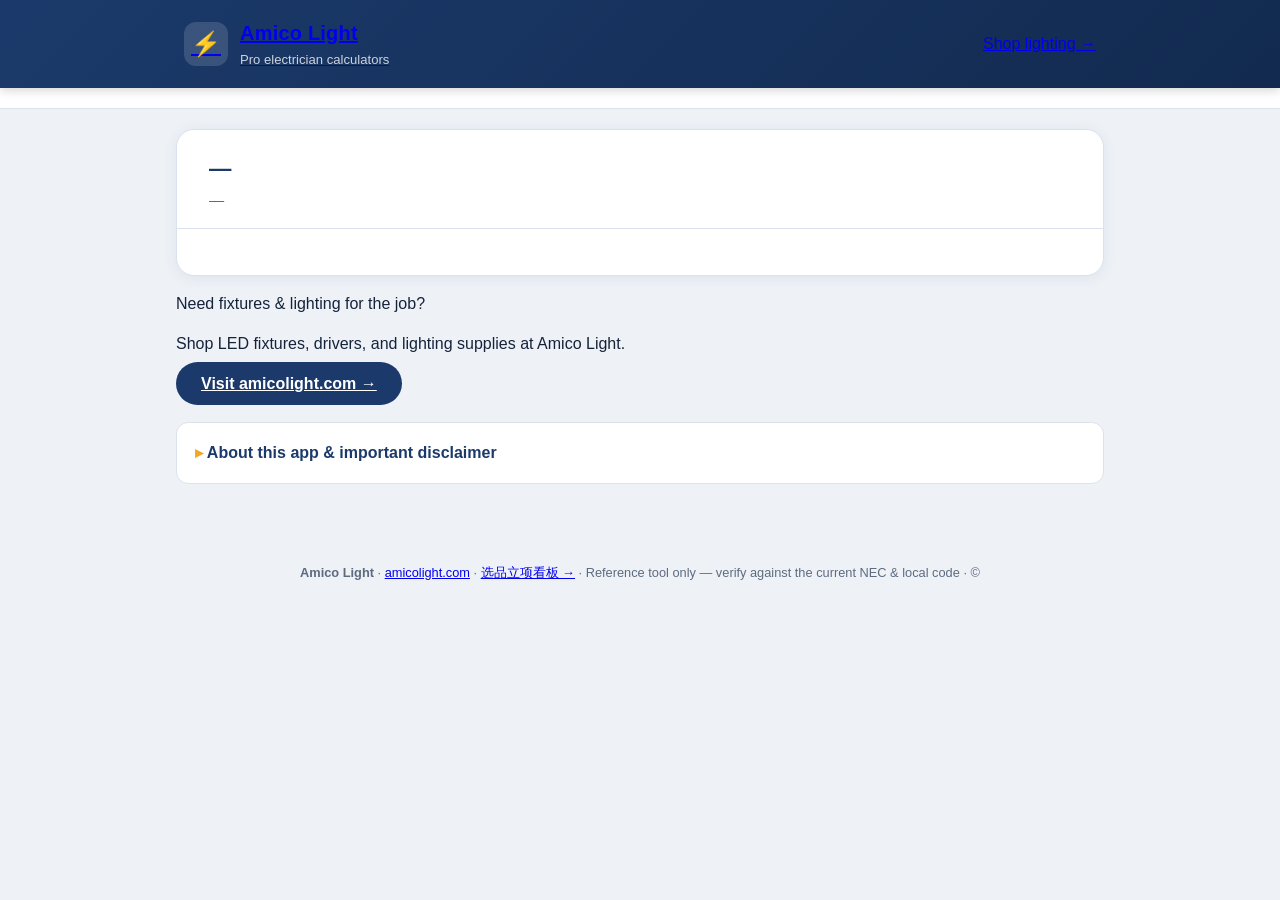
<file: index.html>
<!doctype html>
<html lang="en">
<head>
  <meta charset="utf-8">
  <meta name="viewport" content="width=device-width, initial-scale=1, maximum-scale=5">
  <meta name="theme-color" content="#faf7f0">
  <title>Amico Light — Electrician Calculators &amp; Tools</title>
  <meta name="description" content="Free field calculators for electricians — voltage drop, conductor ampacity, box & conduit fill, motor FLC, lighting load, and transformer sizing, referenced to the NEC. Brought to you by Amico Light (amicolight.com).">
  <link rel="icon" href="data:image/svg+xml,<svg xmlns=%22http://www.w3.org/2000/svg%22 viewBox=%220 0 100 100%22><rect width=%22100%22 height=%22100%22 rx=%2220%22 fill=%22%23a4760f%22/><text x=%2250%22 y=%2270%22 font-size=%2266%22 text-anchor=%22middle%22 fill=%22%23ffffff%22>%E2%9A%A1</text></svg>">
  <link rel="stylesheet" href="css/styles.css">
</head>
<body>
  <header class="app-header">
    <div class="app-header-inner">
      <a class="brand" href="https://amicolight.com/" target="_blank" rel="noopener" aria-label="Amico Light — visit our store">
        <span class="brand-mark" aria-hidden="true">⚡</span>
        <div>
          <p class="brand-name">Amico Light</p>
          <p class="brand-tagline">Pro electrician calculators</p>
        </div>
      </a>
      <a class="header-cta" href="https://amicolight.com/" target="_blank" rel="noopener">Shop lighting&nbsp;→</a>
    </div>
  </header>

  <nav class="calc-nav" id="calc-nav" aria-label="Calculators"></nav>

  <main class="app-main">
    <div class="calc-card">
      <div class="calc-card-header">
        <h1 id="calc-title">—</h1>
        <p id="calc-subtitle" class="calc-subtitle">—</p>
      </div>
      <div class="calc-card-body" id="calc-panel"></div>
    </div>

    <aside class="store-cta">
      <div class="store-cta-text">
        <p class="store-cta-title">Need fixtures &amp; lighting for the job?</p>
        <p class="store-cta-sub">Shop LED fixtures, drivers, and lighting supplies at Amico Light.</p>
      </div>
      <a class="btn btn-primary store-cta-btn" href="https://amicolight.com/" target="_blank" rel="noopener">Visit amicolight.com&nbsp;→</a>
    </aside>

    <details class="disclaimer">
      <summary>About this app &amp; important disclaimer</summary>
      <div class="disclaimer-body">
        <p>
          <strong>Amico Light Tools</strong> is a quick-reference field tool for common electrical
          calculations used in U.S. residential and commercial work. It is built around
          formulas and reference figures that are widely published and taught throughout the
          trade — including values commonly associated with the National Electrical Code
          (NEC / NFPA 70), such as Table 310.16 ampacities, Chapter 9 conduit/conductor fill
          tables, 314.16(B) box-fill allowances, and Article 430 motor tables.
        </p>
        <p>
          <strong>Amico Light Tools is a reference and estimating aid — not a substitute for
          the current code book, engineering judgment, or a licensed electrician.</strong>
          The NEC is updated on a three-year cycle (e.g., 2017, 2020, 2023…), and the
          version actually in force — along with any state or local amendments — depends on
          what your Authority Having Jurisdiction (AHJ) has adopted. Always verify
          calculations and sizing decisions against the official, currently adopted code
          and any local amendments before relying on them for installations, designs,
          permits, or inspections.
        </p>
        <p>
          Spotted a value that looks off, or have a calculator you'd like added? Treat the
          results here as a starting point for your own verification, not a final answer.
        </p>
      </div>
    </details>
  </main>

  <footer class="app-footer">
    <p>
      <strong>Amico Light</strong> · <a class="footer-link" href="https://amicolight.com/" target="_blank" rel="noopener">amicolight.com</a>
      · <a class="footer-link" href="selection-board/">选品立项看板 →</a>
      · Reference tool only — verify against the current NEC &amp; local code · © <span id="year"></span>
    </p>
  </footer>

  <script type="module" src="js/main.js"></script>
</body>
</html>
</file>
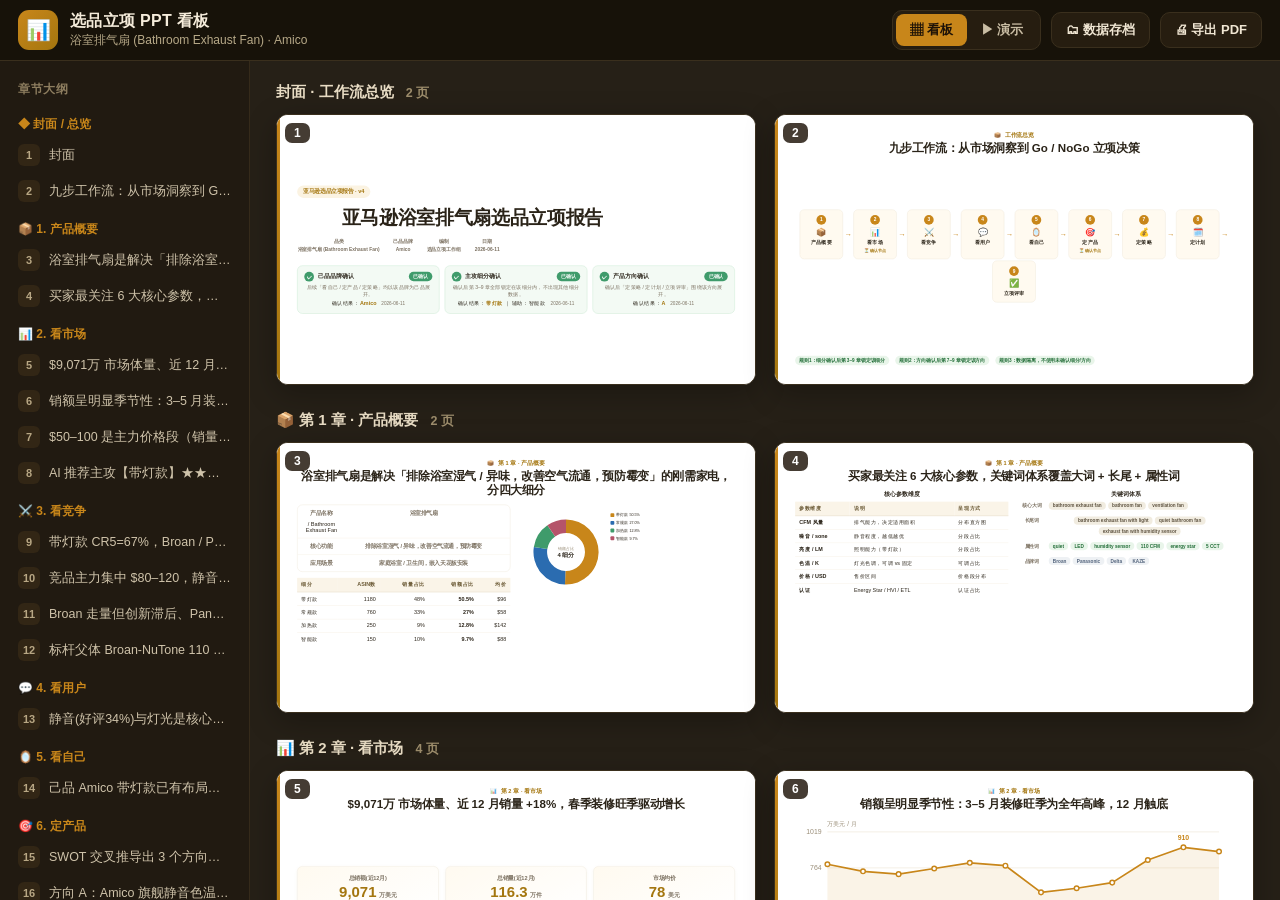
<file: selection-board/index.html>
<!doctype html>
<html lang="zh-CN">
<head>
  <meta charset="utf-8">
  <meta name="viewport" content="width=device-width, initial-scale=1">
  <meta name="theme-color" content="#1c1812">
  <title>选品立项 PPT 看板 · Amico</title>
  <meta name="description" content="亚马逊选品立项可视化 PPT 看板 — 9 章工作流、数据图表、决策门与本地数据存档。">
  <link rel="icon" href="data:image/svg+xml,<svg xmlns=%22http://www.w3.org/2000/svg%22 viewBox=%220 0 100 100%22><rect width=%22100%22 height=%22100%22 rx=%2220%22 fill=%22%23c8861a%22/><text x=%2250%22 y=%2272%22 font-size=%2262%22 text-anchor=%22middle%22 fill=%22%23fff%22>📊</text></svg>">
  <link rel="stylesheet" href="css/board.css">
</head>
<body>
  <header class="tb">
    <div class="tb-brand">
      <span class="tb-mark">📊</span>
      <div>
        <p class="tb-title">选品立项 PPT 看板</p>
        <p class="tb-sub" id="tbSub">亚马逊选品立项 · Amico</p>
      </div>
    </div>
    <div class="tb-actions">
      <div class="seg" role="tablist">
        <button class="seg-btn is-on" data-view="board" role="tab">▦ 看板</button>
        <button class="seg-btn" data-view="deck" role="tab">▶ 演示</button>
      </div>
      <button class="tb-btn" data-act="archive">🗂 数据存档</button>
      <button class="tb-btn" data-act="print">🖨 导出 PDF</button>
    </div>
  </header>

  <div class="layout">
    <aside class="side" id="side" aria-label="章节导航"></aside>
    <main class="stage" id="stage"></main>
  </div>

  <!-- 数据存档抽屉 -->
  <div class="mask" id="mask" hidden></div>
  <aside class="drawer" id="drawer" hidden aria-label="数据存档">
    <div class="drawer-head">
      <h3>🗂 数据存档</h3>
      <button class="icon-btn" data-act="close-drawer" aria-label="关闭">✕</button>
    </div>
    <div class="drawer-body">
      <section class="dw-sec">
        <h4>保存当前为存档</h4>
        <input id="snapName" class="dw-input" placeholder="存档名称，如「评审稿 v1」">
        <input id="snapNote" class="dw-input" placeholder="备注（可选）">
        <button class="btn-primary" data-act="save-snap">＋ 保存快照</button>
        <p class="dw-hint">当前数据已自动缓存在本浏览器；快照可随时一键恢复。</p>
      </section>

      <section class="dw-sec">
        <h4>历史存档 <span class="dw-count" id="arCount">0</span></h4>
        <div id="arList" class="ar-list"></div>
      </section>

      <section class="dw-sec">
        <h4>导入 / 导出</h4>
        <div class="dw-grid">
          <button class="btn-ghost" data-act="export-current">⬇ 导出当前报告</button>
          <button class="btn-ghost" data-act="export-bundle">⬇ 导出整包(含存档)</button>
          <button class="btn-ghost" data-act="import">⬆ 导入 JSON</button>
          <button class="btn-ghost danger" data-act="reset">↺ 恢复默认数据</button>
        </div>
      </section>
    </div>
  </aside>

  <input type="file" id="fileInput" accept="application/json,.json" hidden>
  <div class="toast" id="toast" hidden></div>
  <div class="print-root" id="printRoot" aria-hidden="true"></div>

  <script type="module" src="js/main.js"></script>
</body>
</html>
</file>
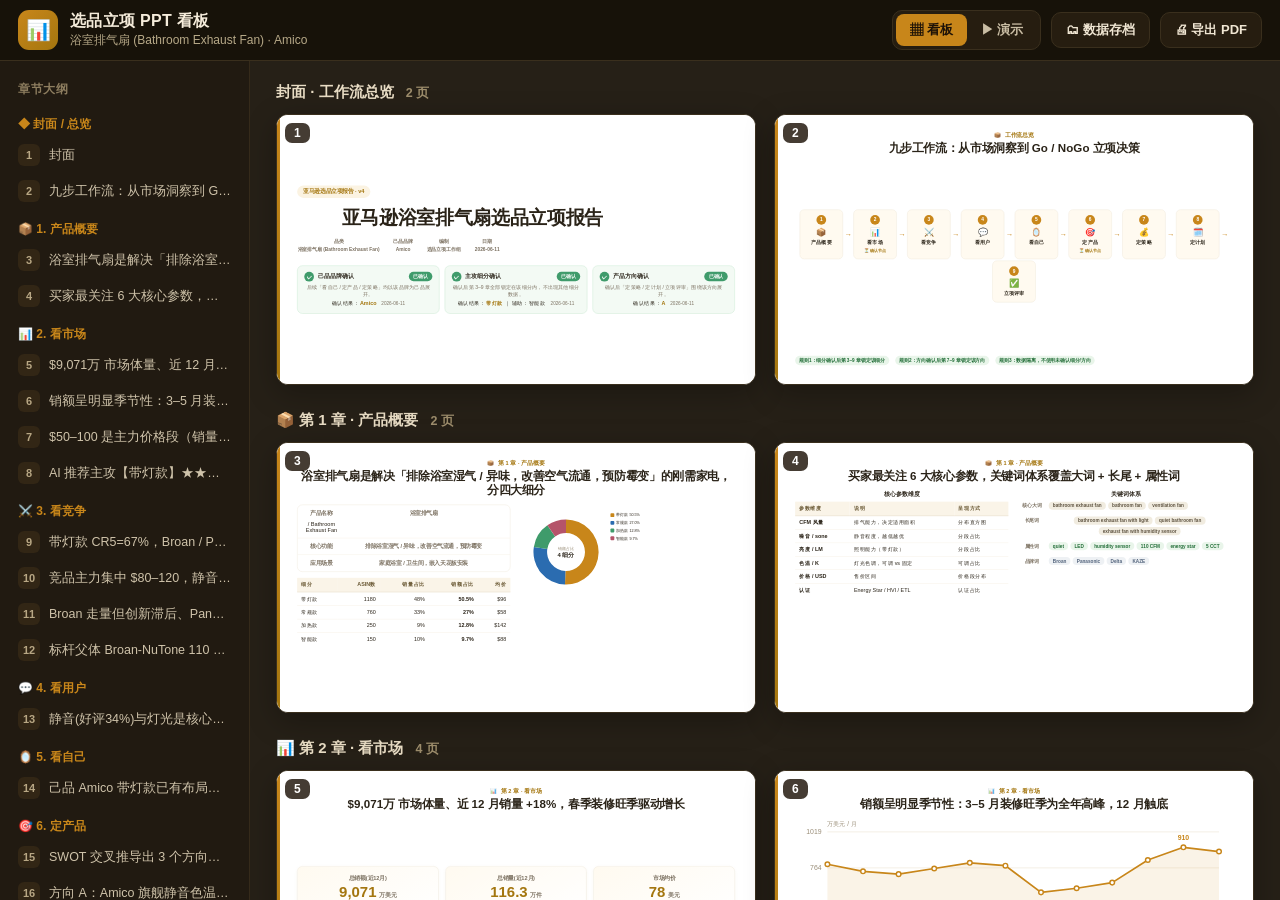
<file: selection-board/standalone.html>
<!doctype html>
<html lang="zh-CN">
<head>
  <meta charset="utf-8">
  <meta name="viewport" content="width=device-width, initial-scale=1">
  <meta name="theme-color" content="#1c1812">
  <title>选品立项 PPT 看板（单文件版）· Amico</title>
  <meta name="description" content="亚马逊选品立项可视化 PPT 看板 — 9 章工作流、数据图表、决策门与本地数据存档。">
  <link rel="icon" href="data:image/svg+xml,<svg xmlns=%22http://www.w3.org/2000/svg%22 viewBox=%220 0 100 100%22><rect width=%22100%22 height=%22100%22 rx=%2220%22 fill=%22%23c8861a%22/><text x=%2250%22 y=%2272%22 font-size=%2262%22 text-anchor=%22middle%22 fill=%22%23fff%22>📊</text></svg>">
  <style>
/* board.css — 选品立项 PPT 看板主题 */
:root {
  --bg: #1d1810;
  --stage: #262017;
  --panel: #ffffff;
  --ink: #2a2318;
  --muted: #7b7060;
  --line: #ece3d3;
  --line-2: #f3ecdf;
  --gold: #c8861a;
  --gold-strong: #a4760f;
  --gold-soft: #fbf3e2;
  --blue: #2b6cb0;
  --green: #3f9b6b;
  --red: #b5546a;
  --good-bg: #e9f5ea; --good-ink: #1e6b34;
  --bad-bg: #fdeaea; --bad-ink: #a32424;
  --warn-bg: #fff4e0; --warn-ink: #8a5a00;
  --radius: 14px;
  --shadow: 0 8px 30px rgba(0, 0, 0, .28);
}
* { box-sizing: border-box; }
[hidden] { display: none !important; }
html, body { height: 100%; }
body {
  margin: 0; background: var(--bg); color: var(--ink);
  font-family: -apple-system, BlinkMacSystemFont, "Segoe UI", "PingFang SC", "Microsoft YaHei", Roboto, Arial, sans-serif;
  display: flex; flex-direction: column; overflow: hidden;
  -webkit-font-smoothing: antialiased;
}

/* ───────── 顶栏 ───────── */
.tb {
  display: flex; align-items: center; justify-content: space-between; gap: 14px;
  padding: 10px 18px; background: #171209; color: #f5ecdb;
  border-bottom: 1px solid #3a2f1d; flex-wrap: wrap;
}
.tb-brand { display: flex; align-items: center; gap: 12px; }
.tb-mark {
  width: 40px; height: 40px; border-radius: 11px; display: grid; place-items: center;
  background: linear-gradient(135deg, var(--gold), var(--gold-strong)); font-size: 20px;
}
.tb-title { margin: 0; font-size: 16px; font-weight: 800; letter-spacing: .3px; }
.tb-sub { margin: 0; font-size: 12px; color: #b7a988; }
.tb-actions { display: flex; align-items: center; gap: 10px; flex-wrap: wrap; }
.seg { display: inline-flex; background: #261d10; border: 1px solid #3a2f1d; border-radius: 10px; padding: 3px; }
.seg-btn {
  border: 0; background: transparent; color: #c9bda4; font-size: 13px; font-weight: 600;
  padding: 7px 14px; border-radius: 8px; cursor: pointer;
}
.seg-btn.is-on { background: var(--gold); color: #1d1207; }
.tb-btn {
  border: 1px solid #3a2f1d; background: #261d10; color: #f0e6d3; font-size: 13px; font-weight: 600;
  padding: 8px 14px; border-radius: 10px; cursor: pointer; transition: .15s;
}
.tb-btn:hover { background: #322615; border-color: var(--gold); }

/* ───────── 布局 ───────── */
.layout { flex: 1; min-height: 0; display: flex; }
.side {
  width: 250px; flex-shrink: 0; background: #211a11; border-right: 1px solid #352a1a;
  overflow-y: auto; padding: 10px 8px 30px; color: #d8ccb4;
}
.side-head { font-size: 12px; font-weight: 700; color: #8d7d5f; padding: 10px 10px 6px; letter-spacing: .5px; }
.side-ch { font-size: 12px; font-weight: 700; color: var(--gold); padding: 12px 10px 4px; }
.side-item {
  width: 100%; display: flex; gap: 9px; align-items: center; text-align: left;
  background: transparent; border: 0; color: #cfc3aa; padding: 7px 10px; border-radius: 8px; cursor: pointer; font-size: 12.5px;
}
.side-item:hover { background: #2c2214; }
.side-item.is-cur { background: var(--gold-soft); color: #5a3e08; font-weight: 600; }
.side-no { flex-shrink: 0; width: 22px; height: 22px; border-radius: 6px; background: #322615; color: #b8a784; display: grid; place-items: center; font-size: 11px; font-weight: 700; }
.side-item.is-cur .side-no { background: var(--gold); color: #fff; }
.side-t { overflow: hidden; text-overflow: ellipsis; white-space: nowrap; }

.stage { flex: 1; min-width: 0; overflow-y: auto; background: var(--stage); }

/* ───────── 幻灯片画布（固定 1280×720，JS 缩放） ───────── */
.slide-frame { width: 100%; overflow: hidden; }
.slide-canvas {
  width: 1280px; height: 720px; transform-origin: top left; background: var(--panel);
  padding: 44px 54px; position: relative; color: var(--ink);
  display: flex; flex-direction: column;
}
.slide-canvas::after {
  content: ""; position: absolute; left: 0; top: 0; width: 8px; height: 100%;
  background: linear-gradient(var(--gold), var(--gold-strong));
}

/* 幻灯片头部 */
.slide-head { margin-bottom: 18px; }
.slide-kicker { font-size: 15px; font-weight: 700; color: var(--gold-strong); letter-spacing: .5px; }
.kdot { margin-right: 4px; }
.action-title { margin: 6px 0 0; font-size: 31px; line-height: 1.25; font-weight: 800; letter-spacing: .2px; }
.slide-sub { margin: 8px 0 0; font-size: 16px; color: var(--muted); }
.blk-title { margin: 0 0 10px; font-size: 16px; font-weight: 700; }
.blk-title.good { color: var(--good-ink); } .blk-title.bad { color: var(--bad-ink); }

/* 多列 */
.two-col { display: grid; grid-template-columns: 1fr 1fr; gap: 30px; align-items: start; flex: 1; }
.three-col { display: grid; grid-template-columns: 1.1fr .8fr 1fr; gap: 24px; align-items: start; flex: 1; }
.center-col { display: flex; flex-direction: column; align-items: center; justify-content: center; gap: 10px; }

/* KPI 卡片 */
.kpi-grid { display: grid; grid-template-columns: repeat(3, 1fr); gap: 18px; flex: 1; align-content: center; }
.kpi-card {
  background: linear-gradient(150deg, #fffaf0, #fff); border: 1px solid var(--line);
  border-radius: var(--radius); padding: 22px 24px; box-shadow: 0 2px 10px rgba(164,118,15,.06);
}
.kpi-label { font-size: 15px; color: var(--muted); font-weight: 600; }
.kpi-value { font-size: 40px; font-weight: 800; color: var(--gold-strong); margin-top: 6px; line-height: 1; }
.kpi-unit { font-size: 16px; color: var(--muted); margin-left: 6px; font-weight: 600; }
.kpi-sub { font-size: 13.5px; color: var(--muted); margin-top: 8px; }

/* 表格 */
.data-table { width: 100%; border-collapse: collapse; font-size: 14.5px; }
.data-table.compact { font-size: 12.8px; }
.data-table th { background: #faf4e8; color: #6b5a36; font-weight: 700; text-align: left; padding: 9px 11px; border-bottom: 2px solid var(--line); white-space: nowrap; }
.data-table td { padding: 8px 11px; border-bottom: 1px solid var(--line-2); }
.data-table.compact td, .data-table.compact th { padding: 6px 9px; }
.data-table tr:last-child td { border-bottom: 0; }
.up { color: var(--green); font-weight: 700; }
.stars { color: var(--gold); letter-spacing: 1px; }

/* 热力矩阵 */
.heat-table td.ht-cell { text-align: center; font-weight: 700; font-size: 13.5px; border: 1px solid #fff; }
.heat-table td.ht-brand { font-weight: 700; white-space: nowrap; }

/* 定义卡片 */
.def-card { border: 1px solid var(--line); border-radius: var(--radius); overflow: hidden; margin-bottom: 16px; }
.def-row { display: grid; grid-template-columns: 96px 1fr; gap: 10px; padding: 12px 16px; font-size: 15px; border-bottom: 1px solid var(--line-2); }
.def-row:last-child { border-bottom: 0; }
.def-row span { color: var(--muted); font-weight: 600; }

/* chips / 关键词 */
.chip { display: inline-block; padding: 4px 11px; border-radius: 999px; background: #f1ece0; color: #5e5340; font-size: 12.5px; font-weight: 600; margin: 0 6px 6px 0; }
.chip.good { background: var(--good-bg); color: var(--good-ink); }
.chip.muted { background: #eef1f4; color: #50617a; }
.kw-block { display: flex; gap: 12px; align-items: baseline; margin-bottom: 12px; }
.kw-tag { flex-shrink: 0; width: 66px; font-size: 13px; color: var(--muted); font-weight: 700; }

/* 决策门 */
.gate { border-radius: var(--radius); padding: 16px 18px; border: 1.5px solid; margin-top: 6px; }
.gate-ok { background: #f3faf4; border-color: #bfe3c8; }
.gate-wait { background: #fff7e8; border-color: #f0d9a8; }
.gate-top { display: flex; align-items: center; gap: 10px; }
.gate-icon { width: 26px; height: 26px; border-radius: 50%; display: grid; place-items: center; color: #fff; font-size: 14px; }
.gate-ok .gate-icon { background: var(--green); }
.gate-wait .gate-icon { background: var(--gold); }
.gate-title { font-weight: 800; font-size: 16px; }
.gate-pill { margin-left: auto; font-size: 12.5px; font-weight: 700; padding: 4px 12px; border-radius: 999px; cursor: pointer; }
.gate-ok .gate-pill { background: var(--green); color: #fff; }
.gate-wait .gate-pill { background: var(--gold); color: #fff; }
.gate-desc { margin: 8px 0 6px; font-size: 13.5px; color: var(--muted); }
.gate-value { font-size: 14.5px; }
.gate-time { color: var(--muted); font-size: 12.5px; margin-left: 8px; }

/* 工作流总览 */
.flow { display: flex; align-items: stretch; gap: 4px; flex-wrap: wrap; justify-content: center; flex: 1; align-content: center; }
.flow-node { width: 116px; background: #fffaf0; border: 1px solid var(--line); border-radius: 12px; padding: 14px 8px; text-align: center; position: relative; }
.flow-n { width: 26px; height: 26px; border-radius: 50%; background: var(--gold); color: #fff; font-weight: 800; display: grid; place-items: center; margin: 0 auto 8px; font-size: 13px; }
.flow-ico { font-size: 22px; } .flow-name { font-size: 13.5px; font-weight: 700; margin-top: 4px; }
.flow-gate { font-size: 11px; color: var(--gold-strong); margin-top: 6px; font-weight: 700; }
.flow-arrow { display: grid; place-items: center; color: var(--gold); font-size: 20px; font-weight: 800; }
.note-row { display: flex; gap: 10px; flex-wrap: wrap; margin-top: 16px; }

/* 图表 */
.chart { width: 100%; height: auto; display: block; }
.chart-donut, .chart-radar { max-width: 100%; }

/* VOC */
.voc-bar { display: flex; align-items: center; gap: 10px; margin-top: 12px; }
.voc-dim { width: 76px; font-size: 14px; font-weight: 600; flex-shrink: 0; }
.voc-track { flex: 1; height: 16px; background: #f1ece0; border-radius: 999px; overflow: hidden; }
.voc-fill { height: 100%; border-radius: 999px; }
.voc-fill.good { background: var(--green); } .voc-fill.bad { background: var(--red); }
.voc-pct { width: 40px; text-align: right; font-weight: 700; font-size: 14px; }
.voc-note { font-size: 12.5px; color: var(--muted); margin: 2px 0 0 86px; }
.callout { margin-top: 16px; background: var(--gold-soft); border-left: 4px solid var(--gold); padding: 12px 16px; border-radius: 8px; font-size: 14.5px; }
.callout.sm { font-size: 13px; padding: 10px 13px; margin-top: 12px; }

/* SWOT */
.swot { display: grid; grid-template-columns: 1fr 1fr; gap: 12px; }
.swot-q { border-radius: 12px; padding: 12px 14px; border: 1px solid; }
.swot-q b { font-size: 14px; } .swot-q ul { margin: 8px 0 0; padding-left: 18px; } .swot-q li { font-size: 13px; margin-bottom: 4px; }
.swot-q.s { background: #f1f8f2; border-color: #cce6d2; } .swot-q.w { background: #fdf2f2; border-color: #f0d2d2; }
.swot-q.o { background: #f0f5fb; border-color: #cfe0f0; } .swot-q.t { background: #fff6e9; border-color: #f0dcb4; }
.sw-line { font-size: 13px; margin-top: 7px; padding-left: 4px; }
.sw-line.good { color: var(--good-ink); } .sw-line.bad { color: var(--bad-ink); } .sw-line.tip { color: var(--gold-strong); }

/* 交叉推导 */
.cross-grid { display: grid; grid-template-columns: repeat(3, 1fr); gap: 20px; flex: 1; align-content: center; }
.cross-card { border: 1px solid var(--line); border-radius: var(--radius); padding: 20px; background: #fffaf0; }
.cross-combo { font-size: 24px; font-weight: 800; color: var(--gold-strong); }
.cross-mean { font-size: 14px; color: var(--muted); margin: 6px 0 12px; }
.cross-dir { font-size: 15px; line-height: 1.5; }

/* 公司卡片 */
.company-card { border: 1px solid var(--line); border-radius: var(--radius); padding: 16px 18px; }
.company-head { display: flex; align-items: center; gap: 10px; font-size: 17px; }
.company-meta { font-size: 12.5px; color: var(--muted); margin: 4px 0 10px; }
.company-kpis { display: grid; grid-template-columns: repeat(4, 1fr); gap: 8px; margin-bottom: 10px; }
.company-kpis div { background: #faf4e8; border-radius: 8px; padding: 8px; text-align: center; }
.company-kpis b { display: block; font-size: 16px; color: var(--gold-strong); }
.company-kpis span { font-size: 11px; color: var(--muted); }

/* 洞察 */
.insight { display: flex; gap: 10px; font-size: 14px; line-height: 1.5; margin-bottom: 12px; }
.insight-n { flex-shrink: 0; width: 22px; height: 22px; border-radius: 50%; background: var(--gold); color: #fff; display: grid; place-items: center; font-size: 12px; font-weight: 700; }

/* 方向卡星级 / 专利 */
.patent-row { display: grid; grid-template-columns: 78px 1fr; gap: 10px; font-size: 14px; padding: 9px 0; border-bottom: 1px solid var(--line-2); }
.patent-row span { color: var(--muted); font-weight: 600; }

/* 成本 / 仪表盘 */
.cost-sum { margin-top: 12px; padding: 10px 14px; background: var(--gold-soft); border-radius: 8px; font-size: 15px; }
.cost-sum strong, .gate strong { color: var(--gold-strong); }

/* 立项九问 */
.nine-grid { display: grid; grid-template-columns: repeat(3, 1fr); gap: 14px; flex: 1; align-content: center; }
.nine-card { border: 1px solid var(--line); border-radius: 12px; padding: 13px 15px; background: #fffdf8; }
.nine-q { font-size: 14.5px; font-weight: 700; display: flex; gap: 8px; align-items: center; }
.nine-n { background: var(--gold); color: #fff; font-size: 11px; padding: 2px 7px; border-radius: 6px; }
.nine-a { font-size: 12.5px; color: var(--muted); margin: 7px 0; line-height: 1.45; }
.nine-score { font-size: 13px; color: var(--gold); letter-spacing: 1px; } .nine-score b { color: var(--ink); margin-left: 6px; }

/* 决策 */
.mini-bar { height: 12px; background: #f1ece0; border-radius: 999px; overflow: hidden; width: 100%; }
.mini-bar div { height: 100%; background: var(--gold); }
.decision-col { display: flex; flex-direction: column; align-items: center; justify-content: center; text-align: center; }
.decision-badge { font-size: 64px; font-weight: 900; padding: 20px 50px; border-radius: 20px; letter-spacing: 2px; }
.decision-badge.go { background: var(--good-bg); color: var(--good-ink); border: 3px solid var(--green); }
.decision-badge.nogo { background: var(--bad-bg); color: var(--bad-ink); border: 3px solid var(--red); }
.decision-note { font-size: 14.5px; line-height: 1.6; margin-top: 18px; color: #4a4030; }

/* 可编辑字段 */
.editable { border-bottom: 1px dashed transparent; cursor: text; border-radius: 3px; padding: 0 1px; transition: .12s; }
.deck-stage .editable:hover { border-bottom-color: var(--gold); background: var(--gold-soft); }
.editable.editing { background: #fff; outline: 2px solid var(--gold); border-radius: 4px; }

/* ───────── 封面 ───────── */
.cover { flex: 1; display: flex; flex-direction: column; justify-content: center; }
.cover-badge { align-self: flex-start; background: var(--gold-soft); color: var(--gold-strong); font-weight: 700; font-size: 15px; padding: 7px 16px; border-radius: 999px; }
.cover-title { font-size: 50px; font-weight: 900; margin: 22px 0 0; line-height: 1.2; max-width: 80%; }
.cover-meta { display: flex; gap: 36px; margin: 26px 0 30px; flex-wrap: wrap; }
.cover-meta div { font-size: 18px; font-weight: 700; }
.cover-meta span { display: block; font-size: 13px; color: var(--muted); font-weight: 600; margin-bottom: 3px; }
.cover-gates { display: grid; grid-template-columns: repeat(3, 1fr); gap: 14px; }
.cover-gates .gate { margin-top: 0; }

/* ───────── 看板视图 ───────── */
.stage-board { padding: 22px 26px 60px; }
.board-group { margin-bottom: 26px; }
.board-group-title { color: #e8dcc4; font-size: 15px; font-weight: 700; margin-bottom: 12px; }
.board-group-title span { color: #9d8d6c; font-weight: 600; margin-left: 8px; font-size: 12.5px; }
.board-grid { display: grid; grid-template-columns: repeat(auto-fill, minmax(330px, 1fr)); gap: 18px; }
.thumb { position: relative; padding: 0; border: 1px solid #3a2f1d; border-radius: 12px; overflow: hidden; cursor: pointer; background: #fff; box-shadow: var(--shadow); transition: .16s; display: block; }
.thumb:hover { transform: translateY(-3px); border-color: var(--gold); box-shadow: 0 12px 34px rgba(0,0,0,.4); }
.thumb .slide-canvas { pointer-events: none; }
.thumb-no { position: absolute; left: 8px; top: 8px; background: rgba(29,18,7,.82); color: #fff; font-size: 12px; font-weight: 700; padding: 3px 9px; border-radius: 7px; }

/* ───────── 演示视图 ───────── */
.stage-deck { display: flex; align-items: center; justify-content: center; padding: 26px; }
.deck-wrap { width: 100%; max-width: 1160px; }
.deck-stage { border-radius: 16px; overflow: hidden; box-shadow: var(--shadow); }
.deck-bar { display: flex; align-items: center; justify-content: center; gap: 22px; margin-top: 18px; }
.nav-btn { background: #322615; color: #f0e6d3; border: 1px solid #4a3a20; padding: 10px 22px; border-radius: 10px; font-size: 14px; font-weight: 600; cursor: pointer; }
.nav-btn:hover:not(:disabled) { background: var(--gold); color: #1d1207; border-color: var(--gold); }
.nav-btn:disabled { opacity: .35; cursor: default; }
.deck-count { color: #d8ccb4; font-size: 14px; font-weight: 700; min-width: 70px; text-align: center; }

/* ───────── 数据存档抽屉 ───────── */
.mask { position: fixed; inset: 0; background: rgba(0,0,0,.5); z-index: 40; }
.drawer { position: fixed; right: 0; top: 0; height: 100%; width: 400px; max-width: 92vw; background: #fff; z-index: 50; box-shadow: -10px 0 40px rgba(0,0,0,.3); display: flex; flex-direction: column; }
.drawer-head { display: flex; align-items: center; justify-content: space-between; padding: 16px 20px; border-bottom: 1px solid var(--line); }
.drawer-head h3 { margin: 0; font-size: 17px; }
.icon-btn { border: 0; background: #f1ece0; width: 32px; height: 32px; border-radius: 8px; cursor: pointer; font-size: 15px; }
.drawer-body { padding: 18px 20px 40px; overflow-y: auto; }
.dw-sec { margin-bottom: 26px; }
.dw-sec h4 { margin: 0 0 10px; font-size: 14px; color: #6b5a36; }
.dw-count { background: var(--gold); color: #fff; font-size: 12px; padding: 1px 8px; border-radius: 999px; margin-left: 4px; }
.dw-input { width: 100%; padding: 9px 12px; border: 1px solid var(--line); border-radius: 9px; font-size: 14px; margin-bottom: 9px; }
.dw-input:focus { outline: 2px solid var(--gold); border-color: transparent; }
.dw-hint, .dw-empty { font-size: 12px; color: var(--muted); margin: 8px 0 0; line-height: 1.5; }
.dw-empty { text-align: center; padding: 18px; background: #faf7f0; border-radius: 10px; }
.dw-grid { display: grid; grid-template-columns: 1fr 1fr; gap: 9px; }
.btn-primary { width: 100%; background: var(--gold); color: #1d1207; border: 0; padding: 11px; border-radius: 10px; font-size: 14px; font-weight: 700; cursor: pointer; }
.btn-primary:hover { background: var(--gold-strong); color: #fff; }
.btn-ghost { background: #faf7f0; border: 1px solid var(--line); color: var(--ink); padding: 10px; border-radius: 9px; font-size: 13px; font-weight: 600; cursor: pointer; }
.btn-ghost:hover { border-color: var(--gold); }
.btn-ghost.danger { color: var(--bad-ink); } .btn-ghost.danger:hover { border-color: var(--red); background: var(--bad-bg); }

.ar-list { display: flex; flex-direction: column; gap: 9px; }
.ar-item { display: flex; align-items: center; gap: 10px; border: 1px solid var(--line); border-radius: 11px; padding: 11px 13px; }
.ar-main { flex: 1; min-width: 0; }
.ar-name { font-weight: 700; font-size: 14px; }
.ar-meta { font-size: 11.5px; color: var(--muted); margin-top: 2px; overflow: hidden; text-overflow: ellipsis; white-space: nowrap; }
.ar-acts { display: flex; gap: 5px; }
.mini { border: 1px solid var(--line); background: #fff; border-radius: 7px; padding: 5px 9px; font-size: 12px; cursor: pointer; }
.mini:hover { border-color: var(--gold); background: var(--gold-soft); }
.mini.danger:hover { border-color: var(--red); background: var(--bad-bg); }

/* ───────── Toast ───────── */
.toast { position: fixed; bottom: 26px; left: 50%; transform: translateX(-50%) translateY(10px); background: #1d1207; color: #fff; padding: 11px 22px; border-radius: 999px; font-size: 13.5px; font-weight: 600; z-index: 60; opacity: 0; transition: .25s; box-shadow: var(--shadow); }
.toast.show { opacity: 1; transform: translateX(-50%) translateY(0); }

/* ───────── 打印 / PDF ───────── */
.print-root { display: none; }
@media print {
  @page { size: 1280px 720px; margin: 0; }
  body.printing > *:not(.print-root) { display: none !important; }
  body.printing .print-root { display: block; }
  .print-page { width: 1280px; height: 720px; overflow: hidden; page-break-after: always; }
  .print-page .slide-canvas { width: 1280px; height: 720px; box-shadow: none; transform: none; }
}

/* ───────── 响应式 ───────── */
@media (max-width: 980px) {
  .side { display: none; }
  .tb-title { font-size: 15px; }
  .board-grid { grid-template-columns: 1fr; }
}

</style>
</head>
<body>
  <header class="tb">
    <div class="tb-brand">
      <span class="tb-mark">📊</span>
      <div>
        <p class="tb-title">选品立项 PPT 看板</p>
        <p class="tb-sub" id="tbSub">亚马逊选品立项 · Amico</p>
      </div>
    </div>
    <div class="tb-actions">
      <div class="seg" role="tablist">
        <button class="seg-btn is-on" data-view="board" role="tab">▦ 看板</button>
        <button class="seg-btn" data-view="deck" role="tab">▶ 演示</button>
      </div>
      <button class="tb-btn" data-act="archive">🗂 数据存档</button>
      <button class="tb-btn" data-act="print">🖨 导出 PDF</button>
    </div>
  </header>

  <div class="layout">
    <aside class="side" id="side" aria-label="章节导航"></aside>
    <main class="stage" id="stage"></main>
  </div>

  <!-- 数据存档抽屉 -->
  <div class="mask" id="mask" hidden></div>
  <aside class="drawer" id="drawer" hidden aria-label="数据存档">
    <div class="drawer-head">
      <h3>🗂 数据存档</h3>
      <button class="icon-btn" data-act="close-drawer" aria-label="关闭">✕</button>
    </div>
    <div class="drawer-body">
      <section class="dw-sec">
        <h4>保存当前为存档</h4>
        <input id="snapName" class="dw-input" placeholder="存档名称，如「评审稿 v1」">
        <input id="snapNote" class="dw-input" placeholder="备注（可选）">
        <button class="btn-primary" data-act="save-snap">＋ 保存快照</button>
        <p class="dw-hint">当前数据已自动缓存在本浏览器；快照可随时一键恢复。</p>
      </section>

      <section class="dw-sec">
        <h4>历史存档 <span class="dw-count" id="arCount">0</span></h4>
        <div id="arList" class="ar-list"></div>
      </section>

      <section class="dw-sec">
        <h4>导入 / 导出</h4>
        <div class="dw-grid">
          <button class="btn-ghost" data-act="export-current">⬇ 导出当前报告</button>
          <button class="btn-ghost" data-act="export-bundle">⬇ 导出整包(含存档)</button>
          <button class="btn-ghost" data-act="import">⬆ 导入 JSON</button>
          <button class="btn-ghost danger" data-act="reset">↺ 恢复默认数据</button>
        </div>
      </section>
    </div>
  </aside>

  <input type="file" id="fileInput" accept="application/json,.json" hidden>
  <div class="toast" id="toast" hidden></div>
  <div class="print-root" id="printRoot" aria-hidden="true"></div>

  <script type="module">

/* ===== js/defaultData.js ===== */
// defaultData.js — 默认数据集
// 基于上传的 5 个技能包（产品概要 / 看市场 / 看竞争 / 定产品 / 完整工作流）示例数据构建
// 品类：亚马逊浴室排气扇 (Bathroom Exhaust Fan) ｜ 己品品牌：Amico
// 该数据可在看板中编辑，并通过「数据存档」保存为快照 / 导出 JSON。

const SCHEMA_VERSION = 1;

function buildDefaultData() {
  return {
    meta: {
      title: '亚马逊浴室排气扇选品立项报告',
      category: '浴室排气扇 (Bathroom Exhaust Fan)',
      brand: 'Amico',
      author: '选品立项工作组',
      date: '2026-06-11',
      reportVersion: 'v4',
      // 三个关键人工确认节点（技能包强约束）
      gates: {
        brand: { status: 'confirmed', value: 'Amico', time: '2026-06-11' },
        segment: { status: 'confirmed', value: '带灯款', assist: '智能款', time: '2026-06-11' },
        direction: { status: 'confirmed', value: 'A', time: '2026-06-11' },
      },
    },

    // ───────── 第 1 章 产品概要 ─────────
    overview: {
      definition: {
        name: '浴室排气扇',
        nameEn: 'Bathroom Exhaust Fan',
        func: '排除浴室湿气 / 异味，改善空气流通，预防霉变',
        scene: '家庭浴室 / 卫生间，嵌入天花板安装',
      },
      classes: [
        { name: '带灯款', asin: 1180, salesShare: 48, revShare: 50.5, avgPrice: 96 },
        { name: '常规款', asin: 760, salesShare: 33, revShare: 27.0, avgPrice: 58 },
        { name: '加热款', asin: 250, salesShare: 9, revShare: 12.8, avgPrice: 142 },
        { name: '智能款', asin: 150, salesShare: 10, revShare: 9.7, avgPrice: 88 },
      ],
      params: [
        { dim: 'CFM 风量', desc: '排气能力，决定适用面积', viz: '分布直方图' },
        { dim: '噪音 / sone', desc: '静音程度，越低越优', viz: '分段占比' },
        { dim: '亮度 / LM', desc: '照明能力（带灯款）', viz: '分段占比' },
        { dim: '色温 / K', desc: '灯光色调，可调 vs 固定', viz: '可调占比' },
        { dim: '价格 / USD', desc: '售价区间', viz: '价格段分布' },
        { dim: '认证', desc: 'Energy Star / HVI / ETL', viz: '认证占比' },
      ],
      keywords: {
        core: ['bathroom exhaust fan', 'bathroom fan', 'ventilation fan'],
        longtail: ['bathroom exhaust fan with light', 'quiet bathroom fan', 'exhaust fan with humidity sensor'],
        attr: ['quiet', 'LED', 'humidity sensor', '110 CFM', 'energy star', '5 CCT'],
        brand: ['Broan', 'Panasonic', 'Delta', 'KAZE'],
      },
    },

    // ───────── 第 2 章 看市场 ─────────
    market: {
      kpis: [
        { label: '总销额(近12月)', value: '9,071', unit: '万美元', sub: '≈ $0.91 亿' },
        { label: '总销量(近12月)', value: '116.3', unit: '万件', sub: '同比 +18%' },
        { label: '市场均价', value: '78', unit: '美元', sub: '总销额/总销量' },
        { label: '活跃品牌数', value: '187', unit: '个', sub: 'ASIN 2,340 个' },
        { label: '新品率(近6月)', value: '18', unit: '%', sub: '创新活跃度中等' },
        { label: '月均销额', value: '756', unit: '万美元', sub: '春季装修旺季走高' },
      ],
      // 月度趋势（万美元），春季 3-5 月装修旺季走高
      trend: [
        { month: '2025-06', rev: 790, vol: 9.8 },
        { month: '2025-07', rev: 740, vol: 9.4 },
        { month: '2025-08', rev: 720, vol: 9.1 },
        { month: '2025-09', rev: 760, vol: 9.6 },
        { month: '2025-10', rev: 800, vol: 10.2 },
        { month: '2025-11', rev: 780, vol: 10.0 },
        { month: '2025-12', rev: 591, vol: 7.6 },
        { month: '2026-01', rev: 620, vol: 8.0 },
        { month: '2026-02', rev: 660, vol: 8.5 },
        { month: '2026-03', rev: 820, vol: 10.6 },
        { month: '2026-04', rev: 910, vol: 11.7 },
        { month: '2026-05', rev: 880, vol: 11.3 },
      ],
      priceDist: [
        { range: '<$50', volShare: 22, revShare: 12, brands: 96 },
        { range: '$50-100', volShare: 41, revShare: 38, brands: 124 },
        { range: '$100-150', volShare: 24, revShare: 30, brands: 68 },
        { range: '$150-200', volShare: 9, revShare: 14, brands: 31 },
        { range: '>$200', volShare: 4, revShare: 6, brands: 18 },
      ],
      cfmDist: [
        { range: '50CFM', share: 12 },
        { range: '80CFM', share: 38 },
        { range: '110CFM', share: 35 },
        { range: '130CFM+', share: 15 },
      ],
      soneDist: [
        { range: '≤0.5 sone', share: 14 },
        { range: '≤1.0 sone', share: 47 },
        { range: '≤1.5 sone', share: 28 },
        { range: '>1.5 sone', share: 11 },
      ],
      // 细分优先度评估（AI 推荐排序）
      segments: [
        { name: '带灯款', rev: 4579, revShare: 50.5, growth: 22, brands: 92, stars: 5, layout: '己品已有 $106万 布局', strategy: '巩固 + 扩展色温可调优势' },
        { name: '智能款', rev: 884, revShare: 9.7, growth: 76, brands: 30, stars: 4, layout: '己品空白 · 蓝海', strategy: '蓝海卡位，快速迭代' },
        { name: '加热款', rev: 1162, revShare: 12.8, growth: 50, brands: 41, stars: 3, layout: '己品空白', strategy: '评估进入可行性' },
        { name: '常规款', rev: 2446, revShare: 27.0, growth: 8, brands: 118, stars: 2, layout: '己品已有布局', strategy: '以守为主，优化利润' },
      ],
    },

    // ───────── 第 3 章 看竞争（仅主攻细分 = 带灯款） ─────────
    competitor: {
      cr5: 67, cr10: 85,
      brandRank: [
        { rank: 1, brand: 'Broan-NuTone', rev: 1145, asin: 86, avgPrice: 89, share: 25.0 },
        { rank: 2, brand: 'Panasonic', rev: 824, asin: 42, avgPrice: 165, share: 18.0 },
        { rank: 3, brand: 'Delta', rev: 458, asin: 38, avgPrice: 95, share: 10.0 },
        { rank: 4, brand: 'KAZE', rev: 367, asin: 24, avgPrice: 119, share: 8.0 },
        { rank: 5, brand: 'Homewerks', rev: 275, asin: 31, avgPrice: 72, share: 6.0 },
        { rank: 6, brand: 'Hunter', rev: 229, asin: 19, avgPrice: 99, share: 5.0 },
        { rank: 7, brand: 'Air King', rev: 183, asin: 22, avgPrice: 68, share: 4.0 },
        { rank: 8, brand: 'Aero Pure', rev: 160, asin: 15, avgPrice: 145, share: 3.5 },
        { rank: 9, brand: 'VENTS', rev: 137, asin: 12, avgPrice: 130, share: 3.0 },
        { rank: 10, brand: 'Akicon', rev: 115, asin: 14, avgPrice: 79, share: 2.5 },
      ],
      // 竞品产品线价格段布局（ASIN 数量）
      priceLayout: [
        { brand: 'Broan-NuTone', d: [8, 22, 31, 16, 6, 3] },
        { brand: 'Panasonic', d: [0, 4, 12, 14, 8, 4] },
        { brand: 'Delta', d: [3, 14, 13, 6, 2, 0] },
      ],
      priceLayoutCols: ['<$50', '$50-80', '$80-120', '$120-160', '$160-200', '>$200'],
      // 核心参数覆盖矩阵（ASIN 数量）
      paramMatrix: [
        { brand: 'Broan-NuTone', d: [34, 31, 12, 48, 18, 6, 4] },
        { brand: 'Panasonic', d: [6, 28, 22, 14, 24, 9, 2] },
        { brand: 'Delta', d: [18, 14, 5, 26, 9, 3, 1] },
      ],
      paramMatrixCols: ['80CFM', '110CFM', '≤0.5sone', '≤1.0sone', '色温可调', '智能', '加热'],
      insights: [
        '竞品主力阵地集中在 $80-120，$120-160 高端中端存在结构性空白，可作为己品上探切口。',
        'Panasonic 主打超静音(≤0.5sone)但色温可调覆盖弱；Broan 量大但静音与色温可调是盲区。',
        '头部品牌色温可调 SKU 占比偏低（<25%），己品「静音 + 5档色温可调」组合具备差异化窗口。',
      ],
      companies: [
        {
          name: 'Broan-NuTone', founded: 1932, hq: '美国威斯康星', parent: 'Madison Air',
          positioning: '大众走量 · 渠道为王', asin: 86, rev: 1145, avgPrice: 89, share: 25.0,
          pros: '品牌认知度高、渠道铺货广、价格带齐全', cons: '静音与色温可调创新滞后，高端溢价不足',
          insight: 'Amico 可在其薄弱的静音 + 色温可调维度做差异化卡位',
        },
        {
          name: 'Panasonic', founded: 1918, hq: '日本大阪', parent: 'Panasonic Holdings',
          positioning: '高端静音 · 技术壁垒', asin: 42, rev: 824, avgPrice: 165, share: 18.0,
          pros: 'DC 电机超静音技术领先、品牌溢价强、口碑好', cons: '价格高($150+)、色温可调与高流明覆盖不足',
          insight: 'Amico 用「接近的静音 + 更优性价比 + 色温可调」错位竞争',
        },
      ],
      bestParent: {
        asin: 'B07XXXLIGHT', name: 'Broan-NuTone 110 CFM 带灯排气扇旗舰款',
        rev: 318, price: 89.99, params: '110CFM / 1.0 sone / 1200LM / 4000K',
        rows: [
          { dim: '灯光亮度', spec: '1200LM / 4000K 固定', voc: '亮度足够(好评 31%)' },
          { dim: '电机类型', spec: '交流 AC 电机', voc: '静音好评率 22%，部分反馈偏吵' },
          { dim: '安装设计', spec: '快装支架', voc: '安装好评 28.5%' },
          { dim: '认证', spec: 'Energy Star / HVI', voc: '消费者信任度高' },
          { dim: '评分', spec: '4.5 星 (3,210 条)', voc: '高于品类均值 4.3' },
          { dim: '退货率', spec: '4.2%', voc: '低于品类均值 6.1%' },
        ],
        success: [
          '价格锚定精准：$89.99 卡在主力价格段甜点，走量能力强',
          '快装支架降低安装门槛，安装好评率达 28.5%',
          '110CFM + 1200LM 参数组合覆盖主流需求',
          'Energy Star / HVI 双认证建立信任，退货率仅 4.2%',
        ],
      },
    },

    // ───────── 第 4 章 看用户 VOC（仅主攻细分） ─────────
    user: {
      pros: [
        { dim: '静音表现', share: 34, note: '“安静到几乎听不见”' },
        { dim: '灯光亮度', share: 28, note: '“浴室一下子亮堂了”' },
        { dim: '安装便捷', share: 21, note: '“快装支架，一个人就能装”' },
        { dim: '排气效果', share: 17, note: '“镜子不再起雾”' },
      ],
      cons: [
        { dim: '噪音偏大', share: 38, note: 'AC 电机款集中差评' },
        { dim: '色温单一', share: 24, note: '“只有冷白光，不够温馨”' },
        { dim: '灯光偏暗', share: 19, note: '<800LM 款集中' },
        { dim: '接线复杂', share: 11, note: '传统接线款' },
      ],
      // 不同 sone 区间的好评率（参数临界值识别）
      soneSatisfaction: [
        { range: '≤0.3', pos: 92 },
        { range: '0.3-0.5', pos: 88 },
        { range: '0.5-0.8', pos: 81 },
        { range: '0.8-1.0', pos: 68 },
        { range: '1.0-1.5', pos: 52 },
        { range: '>1.5', pos: 34 },
      ],
      criticalInsight: '静音满意度临界点在 0.8 sone：≤0.8 sone 好评率 81%+，>1.0 sone 骤降至 52%。己品方向应锁定 ≤0.8 sone。',
    },

    // ───────── 第 5 章 看自己 SWOT（仅主攻细分） ─────────
    self: {
      productLine: [
        { sku: 'Amico 80CFM 带灯款', price: 64.99, rev: 62, status: '在售' },
        { sku: 'Amico 110CFM 带灯款', price: 79.99, rev: 44, status: '在售' },
      ],
      supplyChain: '深圳自有合作工厂，支持私模；交期 35 天；DC 电机已有供应商导入中',
      swot: {
        S: ['色温可调技术已量产', '深圳供应链私模能力', '带灯款已有 $106万 销售基础'],
        W: ['静音水平落后 Panasonic', '品牌认知度低于头部', '高端价格段($120+)空白'],
        O: ['色温可调渗透率仍低(<25%)', '$120-160 价格带结构性空白', '智能款蓝海(增速+76%)'],
        T: ['Broan 价格战', 'Panasonic 静音技术壁垒', '原材料 / 物流成本波动'],
      },
    },

    // ───────── 第 6 章 定产品（3 方向均在带灯款内） ─────────
    product: {
      swotCross: [
        { combo: 'S+O', meaning: '利用优势抓住机会', dir: '基于色温可调优势，升级静音 + 高流明旗舰款（→方向A）' },
        { combo: 'S+T', meaning: '利用优势规避威胁', dir: '强化静音 + 性价比，巩固中端防止跟进（→方向B）' },
        { combo: 'W+O', meaning: '克服劣势抓住机会', dir: '导入 DC 电机超静音，填补 $120+ 高端空白（→方向C）' },
      ],
      directions: [
        {
          id: 'A', name: 'Amico 旗舰静音色温可调带灯排气扇', stars: 5, rec: '推荐度最高',
          price: '$80-120', target: 99.99, params: '110CFM / ≤0.8sone / ≥1200LM / 5档色温可调',
          userType: '创新型产品', users: 'DIY 房主 / 新房装修用户',
          selling: '静音 + 色温可调双壁垒', link: '延伸现有色温可调技术，升级静音水平',
          expSales: 800, score: 4.7,
          radar: [
            { dim: '风量', self: 5, c1: 5, c2: 5, c3: 4 },
            { dim: '静音', self: 4, c1: 3, c2: 2, c3: 5 },
            { dim: '灯光', self: 5, c1: 4, c2: 2, c3: 5 },
            { dim: '安装', self: 4, c1: 4, c2: 3, c3: 5 },
            { dim: '性价比', self: 5, c1: 3, c2: 2, c3: 1 },
            { dim: '口碑', self: 5, c1: 4, c2: 3, c3: 5 },
            { dim: '差异化', self: 5, c1: 3, c2: 1, c3: 4 },
          ],
          benchNames: ['己品目标', 'KAZE $129.99', 'Broan $149.99', 'Panasonic $189.99'],
          benchScore: [4.7, 3.7, 2.7, 4.3],
        },
        {
          id: 'B', name: 'Amico 中端色温可调带灯排气扇', stars: 4, rec: '性价比走量',
          price: '$60-80', target: 69.99, params: '80CFM / ≤1.0sone / ≥1000LM / 3档色温可调',
          userType: '自由100产品', users: '价格敏感 DIY / 出租屋改造',
          selling: '色温可调 + 极致性价比', link: '基于现有走量款迭代，降本扩份额',
          expSales: 1400, score: 4.2,
          radar: [
            { dim: '风量', self: 4, c1: 4, c2: 5, c3: 4 },
            { dim: '静音', self: 3, c1: 3, c2: 2, c3: 4 },
            { dim: '灯光', self: 4, c1: 4, c2: 3, c3: 4 },
            { dim: '安装', self: 4, c1: 4, c2: 3, c3: 4 },
            { dim: '性价比', self: 5, c1: 4, c2: 5, c3: 3 },
            { dim: '口碑', self: 4, c1: 4, c2: 3, c3: 4 },
            { dim: '差异化', self: 4, c1: 3, c2: 2, c3: 3 },
          ],
          benchNames: ['己品目标', 'Homewerks $72', 'Broan $79', 'Air King $68'],
          benchScore: [4.2, 3.8, 4.0, 3.5],
        },
        {
          id: 'C', name: 'Amico 高端静音色温可调带灯排气扇', stars: 3, rec: '高端突破',
          price: '$120-160', target: 139.99, params: '130CFM / ≤0.5sone / ≥1500LM / 5档色温可调+夜灯',
          userType: '创新型产品', users: '高端装修 / 大浴室房主',
          selling: '超静音 + 高流明 + 夜灯三合一', link: '填补 $120+ 高端空白，提升品牌溢价',
          expSales: 350, score: 4.1,
          radar: [
            { dim: '风量', self: 5, c1: 5, c2: 4, c3: 5 },
            { dim: '静音', self: 5, c1: 4, c2: 3, c3: 5 },
            { dim: '灯光', self: 5, c1: 5, c2: 4, c3: 5 },
            { dim: '安装', self: 4, c1: 4, c2: 4, c3: 5 },
            { dim: '性价比', self: 4, c1: 3, c2: 3, c3: 1 },
            { dim: '口碑', self: 4, c1: 5, c2: 4, c3: 5 },
            { dim: '差异化', self: 5, c1: 4, c2: 3, c3: 4 },
          ],
          benchNames: ['己品目标', 'Aero Pure $145', 'KAZE $129', 'Panasonic $189'],
          benchScore: [4.1, 4.3, 3.9, 4.0],
        },
      ],
      // 产品定义表（确认方向 A 后生成，双 SKU）
      defTable: {
        cols: ['参数', 'SKU1', 'SKU2'],
        rows: [
          ['产品名称', '带灯浴室排气扇 80CFM', '带灯浴室排气扇 110CFM'],
          ['用户类型', '略胜型产品', '创新型产品'],
          ['父体结构', 'BS100 / 80CFM 0.8Sone DC 带灯 5CCT', 'BS100 / 110CFM 0.8Sone DC 带灯 5CCT'],
          ['输入电压', '120V', '120V'],
          ['色温', '2700/3000/3500/4000/5000K', '2700/3000/3500/4000/5000K'],
          ['功率', '电机18W / 光源18W', '电机22W / 光源18W'],
          ['光通量', '1200LM', '1200LM'],
          ['风量', '80CFM', '110CFM'],
          ['噪音', '≤0.8 SONE', '≤0.8 SONE'],
          ['认证', 'ETL、HVI', 'ETL、HVI'],
          ['采购价', '¥176', '¥192'],
          ['售价', '$89.99', '$99.99'],
          ['毛利率', '38.5%', '37.7%'],
        ],
      },
      patent: {
        appearance: '工厂私模设计，无外观侵权风险；我司同步安排专利排查中',
        invention: '色温可调电路为公知技术 / 已获授权专利保护，无侵权风险',
        risk: '低风险',
        action: '量产前完成 FTO 检索，预计 2 周完成；私模外观同步申请专利',
      },
    },

    // ───────── 第 7 章 定策略（仅确认方向 A） ─────────
    strategy: {
      // 单件成本结构（基于 SKU2 110CFM，售价 $99.99）
      costRows: [
        { item: '采购成本', value: 26.7, note: '¥192 ≈ $26.7' },
        { item: '头程物流', value: 4.2, note: '海运 + 关税' },
        { item: 'FBA 配送费', value: 12.0, note: '标准尺寸' },
        { item: '平台佣金(15%)', value: 15.0, note: '$99.99×15%' },
        { item: '推广 / 广告', value: 8.0, note: 'ACOS 摊销' },
        { item: '退货 / 售后', value: 2.0, note: '退货率 4%' },
      ],
      price: 99.99,
      grossMargin: 37.7,
      // 盈亏平衡
      breakeven: { fixedInvest: 22, monthlyUnit: 580, note: '模具 $8k + 认证 $6k + 首批库存 $8k' },
      // 首年 ROI 测算
      roi: {
        monthlyTarget: 800,
        unitProfit: 32.1,
        year1Sales: 9600,
        year1Revenue: 95.99,   // 万美元
        year1Profit: 30.8,     // 万美元
        roiPct: 140,
        payback: 4.2,          // 月
      },
    },

    // ───────── 第 8 章 项目计划（甘特图，仅确认方向 A） ─────────
    timeline: {
      totalWeeks: 24,
      milestones: [
        { phase: '产品定义 & BOM', start: 1, end: 2, owner: '产品' },
        { phase: '开模 / 打样 EVT', start: 3, end: 6, owner: '工程' },
        { phase: 'ETL / HVI 认证', start: 5, end: 10, owner: '合规' },
        { phase: 'DVT 设计验证', start: 7, end: 10, owner: '工程' },
        { phase: 'PVT 量产试产', start: 11, end: 13, owner: '供应链' },
        { phase: '头程物流入仓', start: 13, end: 16, owner: '物流' },
        { phase: 'Listing & 上架', start: 15, end: 17, owner: '运营' },
        { phase: '推广爬升期', start: 17, end: 24, owner: '运营' },
      ],
    },

    // ───────── 第 9 章 立项评审（立项九问 + Go/NoGo） ─────────
    approval: {
      nineQuestions: [
        { q: '市场够大吗？', a: '带灯款 $4,579万 / 占比 50.5%，体量充足', score: 5 },
        { q: '增长趋势如何？', a: '带灯款 YoY +22%，色温可调子赛道更快', score: 4 },
        { q: '竞争格局有空间吗？', a: 'CR5 67%，但 $120-160 高端中端有结构性空白', score: 4 },
        { q: '我们有差异化优势吗？', a: '静音 + 5档色温可调双壁垒，雷达均分 4.7', score: 5 },
        { q: '用户痛点真实且未满足？', a: '噪音差评 38%、色温单一 24%，痛点明确', score: 5 },
        { q: '供应链可控吗？', a: '深圳私模 + DC 电机供应商导入中，交期 35 天', score: 4 },
        { q: '盈利模型成立吗？', a: '毛利率 37.7%，首年 ROI 140%，回本 4.2 月', score: 4 },
        { q: '合规 / 专利风险可控？', a: '私模无外观风险，FFO 检索 2 周完成，低风险', score: 4 },
        { q: '团队 / 资源匹配吗？', a: '已有带灯款运营经验与色温可调技术积累', score: 4 },
      ],
      // 评分矩阵（加权）
      scoreMatrix: [
        { dim: '市场吸引力', weight: 25, score: 4.5 },
        { dim: '竞争壁垒', weight: 25, score: 4.6 },
        { dim: '盈利能力', weight: 20, score: 4.0 },
        { dim: '执行可行性', weight: 15, score: 4.2 },
        { dim: '风险可控性', weight: 15, score: 4.0 },
      ],
      decision: 'Go',
      decisionNote: '综合加权得分 4.32 / 5，超过 Go 阈值 4.0。建议立项，优先推进方向 A（旗舰静音色温可调带灯排气扇）双 SKU。',
    },
  };
}


/* ===== js/charts.js ===== */
// charts.js — 纯 SVG 图表引擎（无第三方依赖，离线可用）
// 所有函数返回 SVG 字符串，由 slides.js 注入到幻灯片中。

const PALETTE = ['#c8861a', '#2b6cb0', '#3f9b6b', '#b5546a', '#7b6cc0', '#d98841', '#5a9bd4'];
const GRID = '#ece3d3';
const AXIS = '#9a8e78';
const INK = '#2a2318';

const esc = (s) => String(s).replace(/&/g, '&amp;').replace(/</g, '&lt;').replace(/>/g, '&gt;');
const num = (v) => (Number.isFinite(+v) ? +v : 0);

function svgWrap(w, h, inner, cls = '') {
  return `<svg class="chart ${cls}" viewBox="0 0 ${w} ${h}" preserveAspectRatio="xMidYMid meet" role="img">${inner}</svg>`;
}

/* ───────── 折线图（月度趋势） ───────── */
function lineChart(data, opts = {}) {
  const w = 760, h = 320, pad = { t: 24, r: 24, b: 46, l: 56 };
  const pts = data.map((d) => ({ label: d.label, value: num(d.value) }));
  if (!pts.length) return svgWrap(w, h, '');
  const max = Math.max(...pts.map((p) => p.value)) * 1.12;
  const min = Math.min(0, ...pts.map((p) => p.value));
  const iw = w - pad.l - pad.r, ih = h - pad.t - pad.b;
  const x = (i) => pad.l + (pts.length === 1 ? iw / 2 : (i / (pts.length - 1)) * iw);
  const y = (v) => pad.t + ih - ((v - min) / (max - min || 1)) * ih;

  let g = '';
  // 网格 + Y 轴刻度
  const ticks = 4;
  for (let i = 0; i <= ticks; i++) {
    const v = min + ((max - min) / ticks) * i;
    const yy = y(v);
    g += `<line x1="${pad.l}" y1="${yy}" x2="${w - pad.r}" y2="${yy}" stroke="${GRID}" stroke-width="1"/>`;
    g += `<text x="${pad.l - 10}" y="${yy + 4}" text-anchor="end" font-size="12" fill="${AXIS}">${Math.round(v)}</text>`;
  }
  // 面积 + 折线
  const line = pts.map((p, i) => `${x(i)},${y(p.value)}`).join(' ');
  const area = `${pad.l},${y(min)} ${line} ${x(pts.length - 1)},${y(min)}`;
  g += `<polygon points="${area}" fill="${PALETTE[0]}" opacity="0.10"/>`;
  g += `<polyline points="${line}" fill="none" stroke="${PALETTE[0]}" stroke-width="3" stroke-linejoin="round" stroke-linecap="round"/>`;
  // 数据点 + X 轴标签
  pts.forEach((p, i) => {
    g += `<circle cx="${x(i)}" cy="${y(p.value)}" r="4" fill="#fff" stroke="${PALETTE[0]}" stroke-width="2.5"/>`;
    const lbl = esc(p.label).replace(/^\d{4}-/, '');
    g += `<text x="${x(i)}" y="${h - pad.b + 20}" text-anchor="middle" font-size="11" fill="${AXIS}">${lbl}</text>`;
  });
  // 峰值标注
  const peak = pts.reduce((a, p, i) => (p.value > a.value ? { ...p, i } : a), { value: -Infinity, i: 0 });
  g += `<text x="${x(peak.i)}" y="${y(peak.value) - 12}" text-anchor="middle" font-size="12" font-weight="700" fill="${PALETTE[0]}">${peak.value}</text>`;
  if (opts.unit) g += `<text x="${pad.l}" y="14" font-size="11" fill="${AXIS}">${esc(opts.unit)}</text>`;
  return svgWrap(w, h, g, 'chart-line');
}

/* ───────── 纵向柱状图 ───────── */
function barChart(data, opts = {}) {
  const w = 760, h = 320, pad = { t: 28, r: 20, b: 48, l: 48 };
  const pts = data.map((d) => ({ label: d.label, value: num(d.value) }));
  if (!pts.length) return svgWrap(w, h, '');
  const max = Math.max(...pts.map((p) => p.value)) * 1.18 || 1;
  const iw = w - pad.l - pad.r, ih = h - pad.t - pad.b;
  const bw = (iw / pts.length) * 0.6;
  const gap = (iw / pts.length) * 0.4;
  let g = '';
  for (let i = 0; i <= 4; i++) {
    const yy = pad.t + ih - (ih / 4) * i;
    g += `<line x1="${pad.l}" y1="${yy}" x2="${w - pad.r}" y2="${yy}" stroke="${GRID}"/>`;
    g += `<text x="${pad.l - 8}" y="${yy + 4}" text-anchor="end" font-size="11" fill="${AXIS}">${Math.round((max / 4) * i)}</text>`;
  }
  pts.forEach((p, i) => {
    const bh = (p.value / max) * ih;
    const xx = pad.l + gap / 2 + i * (bw + gap);
    const yy = pad.t + ih - bh;
    const color = opts.color || PALETTE[i % PALETTE.length];
    g += `<rect x="${xx}" y="${yy}" width="${bw}" height="${bh}" rx="4" fill="${color}"/>`;
    g += `<text x="${xx + bw / 2}" y="${yy - 7}" text-anchor="middle" font-size="12" font-weight="700" fill="${INK}">${p.value}${opts.suffix || ''}</text>`;
    g += `<text x="${xx + bw / 2}" y="${h - pad.b + 20}" text-anchor="middle" font-size="11.5" fill="${AXIS}">${esc(p.label)}</text>`;
  });
  return svgWrap(w, h, g, 'chart-bar');
}

/* ───────── 横向条形图（排名等） ───────── */
function hBarChart(data, opts = {}) {
  const rowH = 34, pad = { t: 14, r: 90, b: 14, l: 130 };
  const w = 760;
  const pts = data.map((d) => ({ label: d.label, value: num(d.value) }));
  const h = pad.t + pad.b + pts.length * rowH;
  const max = Math.max(...pts.map((p) => p.value), 1);
  const iw = w - pad.l - pad.r;
  let g = '';
  pts.forEach((p, i) => {
    const yy = pad.t + i * rowH + 5;
    const bw = (p.value / max) * iw;
    const color = opts.color || PALETTE[i % PALETTE.length];
    g += `<text x="${pad.l - 10}" y="${yy + rowH / 2 - 2}" text-anchor="end" font-size="12.5" fill="${INK}">${esc(p.label)}</text>`;
    g += `<rect x="${pad.l}" y="${yy}" width="${Math.max(bw, 2)}" height="${rowH - 12}" rx="4" fill="${color}"/>`;
    g += `<text x="${pad.l + bw + 8}" y="${yy + rowH / 2 - 2}" font-size="12" font-weight="700" fill="${INK}">${opts.fmt ? opts.fmt(p.value) : p.value}</text>`;
  });
  return svgWrap(w, h, g, 'chart-hbar');
}

/* ───────── 环形图（细分占比） ───────── */
function donutChart(data, opts = {}) {
  const w = 360, h = 320, cx = 150, cy = 160, r = 110, ir = 64;
  const pts = data.map((d) => ({ label: d.label, value: num(d.value) }));
  const total = pts.reduce((s, p) => s + p.value, 0) || 1;
  let a0 = -Math.PI / 2, g = '';
  pts.forEach((p, i) => {
    const a1 = a0 + (p.value / total) * Math.PI * 2;
    const large = a1 - a0 > Math.PI ? 1 : 0;
    const x0 = cx + r * Math.cos(a0), y0 = cy + r * Math.sin(a0);
    const x1 = cx + r * Math.cos(a1), y1 = cy + r * Math.sin(a1);
    const xi0 = cx + ir * Math.cos(a1), yi0 = cy + ir * Math.sin(a1);
    const xi1 = cx + ir * Math.cos(a0), yi1 = cy + ir * Math.sin(a0);
    const color = PALETTE[i % PALETTE.length];
    g += `<path d="M${x0},${y0} A${r},${r} 0 ${large} 1 ${x1},${y1} L${xi0},${yi0} A${ir},${ir} 0 ${large} 0 ${xi1},${yi1} Z" fill="${color}"/>`;
    a0 = a1;
  });
  g += `<text x="${cx}" y="${cy - 6}" text-anchor="middle" font-size="13" fill="${AXIS}">${esc(opts.centerLabel || '细分')}</text>`;
  g += `<text x="${cx}" y="${cy + 18}" text-anchor="middle" font-size="20" font-weight="800" fill="${INK}">${esc(opts.centerValue || pts.length + ' 类')}</text>`;
  // 图例
  let ly = 40;
  pts.forEach((p, i) => {
    g += `<rect x="300" y="${ly - 11}" width="13" height="13" rx="3" fill="${PALETTE[i % PALETTE.length]}"/>`;
    g += `<text x="320" y="${ly}" font-size="12.5" fill="${INK}">${esc(p.label)} ${((p.value / total) * 100).toFixed(1)}%</text>`;
    ly += 26;
  });
  return svgWrap(720, h, `<g>${g}</g>`, 'chart-donut');
}

/* ───────── 雷达图（产品力 7 维对比） ───────── */
function radarChart(dims, series, opts = {}) {
  const w = 720, h = 380, cx = 210, cy = 190, R = 140, max = opts.max || 5;
  const n = dims.length;
  const ang = (i) => -Math.PI / 2 + (i / n) * Math.PI * 2;
  const pt = (i, v) => [cx + (R * v) / max * Math.cos(ang(i)), cy + (R * v) / max * Math.sin(ang(i))];
  let g = '';
  // 同心网格
  for (let ring = 1; ring <= 4; ring++) {
    const rr = (R / 4) * ring;
    const poly = dims.map((_, i) => `${cx + rr * Math.cos(ang(i))},${cy + rr * Math.sin(ang(i))}`).join(' ');
    g += `<polygon points="${poly}" fill="none" stroke="${GRID}" stroke-width="1"/>`;
  }
  // 轴线 + 维度标签
  dims.forEach((d, i) => {
    const [ex, ey] = pt(i, max);
    g += `<line x1="${cx}" y1="${cy}" x2="${ex}" y2="${ey}" stroke="${GRID}"/>`;
    const lx = cx + (R + 22) * Math.cos(ang(i));
    const ly = cy + (R + 22) * Math.sin(ang(i));
    const anchor = Math.abs(lx - cx) < 12 ? 'middle' : lx > cx ? 'start' : 'end';
    g += `<text x="${lx}" y="${ly + 4}" text-anchor="${anchor}" font-size="12.5" font-weight="600" fill="${INK}">${esc(d)}</text>`;
  });
  // 各系列多边形
  series.forEach((s, si) => {
    const color = s.color || PALETTE[si % PALETTE.length];
    const poly = s.values.map((v, i) => pt(i, num(v)).join(',')).join(' ');
    const isSelf = si === 0;
    g += `<polygon points="${poly}" fill="${color}" fill-opacity="${isSelf ? 0.22 : 0.06}" stroke="${color}" stroke-width="${isSelf ? 3 : 1.6}"/>`;
    if (isSelf) s.values.forEach((v, i) => { const [px, py] = pt(i, num(v)); g += `<circle cx="${px}" cy="${py}" r="3.5" fill="${color}"/>`; });
  });
  // 图例
  let ly = 70;
  series.forEach((s, si) => {
    const color = s.color || PALETTE[si % PALETTE.length];
    g += `<rect x="450" y="${ly - 11}" width="14" height="14" rx="3" fill="${color}" fill-opacity="${si === 0 ? 0.9 : 0.5}" stroke="${color}" stroke-width="1.5"/>`;
    g += `<text x="472" y="${ly}" font-size="12.5" fill="${INK}">${esc(s.name)}${s.score != null ? `　<tspan font-weight="700">${s.score}</tspan>` : ''}</text>`;
    ly += 28;
  });
  return svgWrap(w, h, g, 'chart-radar');
}

/* ───────── 甘特图（项目计划） ───────── */
function ganttChart(milestones, totalWeeks) {
  const rowH = 38, pad = { t: 40, r: 24, b: 16, l: 150 };
  const w = 760;
  const h = pad.t + pad.b + milestones.length * rowH;
  const iw = w - pad.l - pad.r;
  const cw = iw / totalWeeks;
  let g = '';
  // 周刻度
  for (let wk = 0; wk <= totalWeeks; wk += 4) {
    const xx = pad.l + wk * cw;
    g += `<line x1="${xx}" y1="${pad.t - 8}" x2="${xx}" y2="${h - pad.b}" stroke="${GRID}"/>`;
    g += `<text x="${xx}" y="${pad.t - 14}" text-anchor="middle" font-size="11" fill="${AXIS}">W${wk}</text>`;
  }
  milestones.forEach((m, i) => {
    const yy = pad.t + i * rowH + 6;
    const xx = pad.l + (m.start - 1) * cw;
    const bw = Math.max((m.end - m.start + 1) * cw, 6);
    const color = PALETTE[i % PALETTE.length];
    g += `<text x="${pad.l - 12}" y="${yy + 16}" text-anchor="end" font-size="12" fill="${INK}">${esc(m.phase)}</text>`;
    g += `<rect x="${xx}" y="${yy}" width="${bw}" height="${rowH - 16}" rx="5" fill="${color}" fill-opacity="0.88"/>`;
    g += `<text x="${xx + bw + 6}" y="${yy + 16}" font-size="10.5" fill="${AXIS}">${esc(m.owner)}</text>`;
  });
  return svgWrap(w, h, g, 'chart-gantt');
}

/* ───────── 半圆仪表盘（评分 / ROI） ───────── */
function gauge(value, max, opts = {}) {
  const w = 240, h = 150, cx = 120, cy = 130, r = 96;
  const pct = Math.max(0, Math.min(1, value / max));
  const a = Math.PI * (1 - pct);
  const x = cx + r * Math.cos(a), y = cy - r * Math.sin(a);
  const arc = (sx, sy, ex, ey, large) => `M${sx},${sy} A${r},${r} 0 ${large} 1 ${ex},${ey}`;
  const color = opts.color || (pct >= 0.8 ? PALETTE[2] : pct >= 0.6 ? PALETTE[0] : PALETTE[3]);
  let g = '';
  g += `<path d="${arc(cx - r, cy, cx + r, cy, 1)}" fill="none" stroke="${GRID}" stroke-width="16" stroke-linecap="round"/>`;
  g += `<path d="${arc(cx - r, cy, x, y, pct > 0.5 ? 1 : 0)}" fill="none" stroke="${color}" stroke-width="16" stroke-linecap="round"/>`;
  g += `<text x="${cx}" y="${cy - 12}" text-anchor="middle" font-size="30" font-weight="800" fill="${INK}">${opts.display ?? value}</text>`;
  g += `<text x="${cx}" y="${cy + 12}" text-anchor="middle" font-size="12.5" fill="${AXIS}">${esc(opts.label || '')}</text>`;
  return svgWrap(w, h, g, 'chart-gauge');
}


/* ===== js/store.js ===== */
// store.js — 状态管理 + 数据存档系统
// 当前工作数据自动保存到 localStorage；可保存为命名快照、恢复、删除、导出/导入 JSON。


const KEY_CURRENT = 'amico-lxb:current:v1';
const KEY_ARCHIVES = 'amico-lxb:archives:v1';

const clone = (o) => JSON.parse(JSON.stringify(o));
const uid = () => 'a' + Date.now().toString(36) + Math.random().toString(36).slice(2, 6);

function readJSON(key, fallback) {
  try {
    const raw = localStorage.getItem(key);
    return raw ? JSON.parse(raw) : fallback;
  } catch {
    return fallback;
  }
}
function writeJSON(key, val) {
  try {
    localStorage.setItem(key, JSON.stringify(val));
    return true;
  } catch (e) {
    console.warn('存储失败', e);
    return false;
  }
}

class Store {
  constructor() {
    const stored = readJSON(KEY_CURRENT, null);
    this.state = stored || buildDefaultData();
    this.archives = readJSON(KEY_ARCHIVES, []);
    this._subs = new Set();
    if (!stored) this.persist(); // 首次加载即落盘默认数据，保证当前数据始终可导出/恢复
  }

  /* ── 订阅 / 渲染 ── */
  subscribe(fn) { this._subs.add(fn); return () => this._subs.delete(fn); }
  emit() { this._subs.forEach((fn) => fn(this.state)); }

  /* ── 当前数据自动保存 ── */
  persist() { writeJSON(KEY_CURRENT, this.state); }

  /** 按点路径更新字段，如 set('meta.brand', 'Amico') */
  set(path, value) {
    const keys = path.split('.');
    let o = this.state;
    for (let i = 0; i < keys.length - 1; i++) o = o[keys[i]];
    o[keys[keys.length - 1]] = value;
    this.persist();
    this.emit();
  }

  get(path) {
    return path.split('.').reduce((o, k) => (o == null ? o : o[k]), this.state);
  }

  /* ── 存档（快照）管理 ── */
  saveArchive(name, note = '') {
    const snap = {
      id: uid(),
      name: name || `存档 ${this.archives.length + 1}`,
      note,
      time: new Date().toISOString(),
      schema: SCHEMA_VERSION,
      data: clone(this.state),
    };
    this.archives.unshift(snap);
    writeJSON(KEY_ARCHIVES, this.archives);
    return snap;
  }

  listArchives() { return this.archives; }

  restoreArchive(id) {
    const snap = this.archives.find((a) => a.id === id);
    if (!snap) return false;
    this.state = clone(snap.data);
    this.persist();
    this.emit();
    return true;
  }

  deleteArchive(id) {
    this.archives = this.archives.filter((a) => a.id !== id);
    writeJSON(KEY_ARCHIVES, this.archives);
  }

  renameArchive(id, name) {
    const snap = this.archives.find((a) => a.id === id);
    if (snap) { snap.name = name; writeJSON(KEY_ARCHIVES, this.archives); }
  }

  /* ── 重置 ── */
  resetToDefault() {
    this.state = buildDefaultData();
    this.persist();
    this.emit();
  }

  /* ── 导出 / 导入 ── */
  exportCurrent() {
    return JSON.stringify(
      { type: 'amico-lxb-report', schema: SCHEMA_VERSION, exportedAt: new Date().toISOString(), data: this.state },
      null, 2,
    );
  }

  exportAll() {
    return JSON.stringify(
      { type: 'amico-lxb-bundle', schema: SCHEMA_VERSION, exportedAt: new Date().toISOString(), current: this.state, archives: this.archives },
      null, 2,
    );
  }

  /** 导入：支持单报告(data) 或 整包(current+archives)。返回 {ok, msg} */
  importJSON(text) {
    let obj;
    try { obj = JSON.parse(text); } catch { return { ok: false, msg: 'JSON 解析失败，文件格式不正确' }; }
    if (obj.type === 'amico-lxb-bundle') {
      if (obj.current) this.state = obj.current;
      if (Array.isArray(obj.archives)) { this.archives = obj.archives; writeJSON(KEY_ARCHIVES, this.archives); }
    } else if (obj.data) {
      this.state = obj.data;
    } else if (obj.meta) {
      this.state = obj; // 裸数据对象
    } else {
      return { ok: false, msg: '无法识别的文件结构（缺少 data / meta 字段）' };
    }
    this.persist();
    this.emit();
    return { ok: true, msg: '导入成功' };
  }
}

const store = new Store();


/* ===== js/slides.js ===== */
// slides.js — 根据数据构建 9 章立项 PPT 幻灯片

const CHAPTERS = [
  { n: 1, name: '产品概要', icon: '📦' },
  { n: 2, name: '看市场', icon: '📊' },
  { n: 3, name: '看竞争', icon: '⚔️' },
  { n: 4, name: '看用户', icon: '💬' },
  { n: 5, name: '看自己', icon: '🪞' },
  { n: 6, name: '定产品', icon: '🎯' },
  { n: 7, name: '定策略', icon: '💰' },
  { n: 8, name: '定计划', icon: '🗓️' },
  { n: 9, name: '立项评审', icon: '✅' },
];

const e = (s) => String(s ?? '').replace(/&/g, '&amp;').replace(/</g, '&lt;').replace(/>/g, '&gt;').replace(/"/g, '&quot;');
const fmtWan = (v) => `$${(+v).toLocaleString()}万`;
const stars = (n) => '★'.repeat(n) + '☆'.repeat(5 - n);

/* ── 可编辑文本 ── */
function ed(path, value, cls = '') {
  return `<span class="editable ${cls}" data-path="${path}" tabindex="0" title="点击编辑">${e(value)}</span>`;
}

/* ── 幻灯片头部（Action Title = 结论句） ── */
function head(ch, action, sub = '') {
  const c = CHAPTERS.find((x) => x.n === ch);
  return `<div class="slide-head">
    <div class="slide-kicker"><span class="kdot">${c.icon}</span> 第 ${ch} 章 · ${c.name}</div>
    <h2 class="action-title">${action}</h2>
    ${sub ? `<p class="slide-sub">${sub}</p>` : ''}
  </div>`;
}

/* ── KPI 卡片组 ── */
function kpiCards(items) {
  return `<div class="kpi-grid">${items.map((k) => `
    <div class="kpi-card">
      <div class="kpi-label">${e(k.label)}</div>
      <div class="kpi-value">${e(k.value)}<span class="kpi-unit">${e(k.unit || '')}</span></div>
      <div class="kpi-sub">${e(k.sub || '')}</div>
    </div>`).join('')}</div>`;
}

/* ── 通用表格 ── */
function table(cols, rows, opts = {}) {
  const align = opts.align || [];
  return `<table class="data-table ${opts.cls || ''}">
    <thead><tr>${cols.map((c, i) => `<th style="text-align:${align[i] || 'left'}">${e(c)}</th>`).join('')}</tr></thead>
    <tbody>${rows.map((r) => `<tr>${r.map((cell, i) => `<td style="text-align:${align[i] || 'left'}">${cell}</td>`).join('')}</tr>`).join('')}</tbody>
  </table>`;
}

/* ── 热力矩阵表（竞品参数 / 价格段覆盖） ── */
function heatTable(cols, rows) {
  const allVals = rows.flatMap((r) => r.d);
  const max = Math.max(...allVals, 1);
  const body = rows.map((r) => `<tr>
    <td class="ht-brand">${e(r.brand)}</td>
    ${r.d.map((v) => {
      const t = v / max;
      const bg = `rgba(200,134,26,${(0.10 + t * 0.62).toFixed(2)})`;
      return `<td class="ht-cell" style="background:${bg};color:${t > 0.55 ? '#fff' : '#2a2318'}">${v}</td>`;
    }).join('')}
  </tr>`).join('');
  return `<table class="data-table heat-table">
    <thead><tr><th>品牌 \\ 维度</th>${cols.map((c) => `<th style="text-align:center">${e(c)}</th>`).join('')}</tr></thead>
    <tbody>${body}</tbody></table>`;
}

/* ── 决策节点（人工确认门） ── */
function gate(key, title, desc, valueLabel, gateState) {
  const ok = gateState.status === 'confirmed';
  return `<div class="gate ${ok ? 'gate-ok' : 'gate-wait'}" data-gate="${key}">
    <div class="gate-top">
      <span class="gate-icon">${ok ? '✔' : '⏳'}</span>
      <span class="gate-title">${e(title)}</span>
      <span class="gate-pill">${ok ? '已确认' : '等待确认'}</span>
    </div>
    <p class="gate-desc">${desc}</p>
    <div class="gate-value">确认结果：<strong>${ed(`meta.gates.${key}.value`, gateState.value)}</strong>${gateState.assist ? ` ｜ 辅助：${ed(`meta.gates.${key}.assist`, gateState.assist)}` : ''} <span class="gate-time">${e(gateState.time || '')}</span></div>
  </div>`;
}

function chip(text, kind = '') { return `<span class="chip ${kind}">${e(text)}</span>`; }

/* ════════════════════════════════════════════════
   构建全部幻灯片
   ════════════════════════════════════════════════ */
function buildSlides(s) {
  const slides = [];
  const push = (ch, body) => slides.push({ ch, body });

  /* ───── 封面 ───── */
  slides.push({
    ch: 0, cover: true,
    body: `<div class="cover">
      <div class="cover-badge">亚马逊选品立项报告 · ${e(s.meta.reportVersion)}</div>
      <h1 class="cover-title">${ed('meta.title', s.meta.title)}</h1>
      <div class="cover-meta">
        <div><span>品类</span>${ed('meta.category', s.meta.category)}</div>
        <div><span>己品品牌</span>${ed('meta.brand', s.meta.brand)}</div>
        <div><span>编制</span>${ed('meta.author', s.meta.author)}</div>
        <div><span>日期</span>${ed('meta.date', s.meta.date)}</div>
      </div>
      <div class="cover-gates">
        ${gate('brand', '己品品牌确认', '后续「看自己 / 定产品 / 定策略」均以该品牌为己品展开。', s.meta.brand, s.meta.gates.brand)}
        ${gate('segment', '主攻细分确认', '确认后第 3–9 章全部锁定在该细分内，不出现其他细分数据。', s.meta.gates.segment.value, s.meta.gates.segment)}
        ${gate('direction', '产品方向确认', '确认后「定策略 / 定计划 / 立项评审」围绕该方向展开。', s.meta.gates.direction.value, s.meta.gates.direction)}
      </div>
    </div>`,
  });

  /* ───── 工作流总览 ───── */
  push(0, `${head(0 || 1, '九步工作流：从市场洞察到 Go / NoGo 立项决策').replace('第 1 章 · 产品概要', '工作流总览')}
    <div class="flow">${CHAPTERS.map((c, i) => `
      <div class="flow-node">
        <div class="flow-n">${c.n}</div>
        <div class="flow-ico">${c.icon}</div>
        <div class="flow-name">${c.name}</div>
        ${[2, 6].includes(c.n) ? `<div class="flow-gate">⏳ 确认节点</div>` : ''}
      </div>${i < CHAPTERS.length - 1 ? '<div class="flow-arrow">→</div>' : ''}`).join('')}
    </div>
    <div class="note-row">
      ${chip('规则1：细分确认后第 3–9 章锁定该细分', 'good')}
      ${chip('规则2：方向确认后第 7–9 章锁定该方向', 'good')}
      ${chip('规则3：数据隔离，不使用未确认细分/方向', 'good')}
    </div>`);

  /* ═══ 第 1 章 产品概要 ═══ */
  const ov = s.overview;
  push(1, `${head(1, `${e(ov.definition.name)}是解决「${e(ov.definition.func)}」的刚需家电，分四大细分`)}
    <div class="two-col">
      <div>
        <div class="def-card">
          <div class="def-row"><span>产品名称</span>${ed('overview.definition.name', ov.definition.name)} / ${e(ov.definition.nameEn)}</div>
          <div class="def-row"><span>核心功能</span>${ed('overview.definition.func', ov.definition.func)}</div>
          <div class="def-row"><span>应用场景</span>${ed('overview.definition.scene', ov.definition.scene)}</div>
        </div>
        ${table(['细分', 'ASIN数', '销量占比', '销额占比', '均价'],
          ov.classes.map((c) => [e(c.name), c.asin, c.salesShare + '%', `<strong>${c.revShare}%</strong>`, '$' + c.avgPrice]),
          { align: ['left', 'right', 'right', 'right', 'right'] })}
      </div>
      <div>${donutChart(ov.classes.map((c) => ({ label: c.name, value: c.revShare })), { centerLabel: '销额占比', centerValue: '4 细分' })}</div>
    </div>`);

  push(1, `${head(1, '买家最关注 6 大核心参数，关键词体系覆盖大词 + 长尾 + 属性词')}
    <div class="two-col">
      <div>
        <h4 class="blk-title">核心参数维度</h4>
        ${table(['参数维度', '说明', '呈现方式'], ov.params.map((p) => [`<strong>${e(p.dim)}</strong>`, e(p.desc), e(p.viz)]))}
      </div>
      <div>
        <h4 class="blk-title">关键词体系</h4>
        <div class="kw-block"><span class="kw-tag">核心大词</span><div>${ov.keywords.core.map((k) => chip(k)).join('')}</div></div>
        <div class="kw-block"><span class="kw-tag">长尾词</span><div>${ov.keywords.longtail.map((k) => chip(k)).join('')}</div></div>
        <div class="kw-block"><span class="kw-tag">属性词</span><div>${ov.keywords.attr.map((k) => chip(k, 'good')).join('')}</div></div>
        <div class="kw-block"><span class="kw-tag">品牌词</span><div>${ov.keywords.brand.map((k) => chip(k, 'muted')).join('')}</div></div>
      </div>
    </div>`);

  /* ═══ 第 2 章 看市场 ═══ */
  const mk = s.market;
  push(2, `${head(2, `${fmtWan(9071)} 市场体量、近 12 月销量 +18%，春季装修旺季驱动增长`)}
    ${kpiCards(mk.kpis)}`);

  push(2, `${head(2, '销额呈明显季节性：3–5 月装修旺季为全年高峰，12 月触底')}
    ${lineChart(mk.trend.map((t) => ({ label: t.month, value: t.rev })), { unit: '万美元 / 月' })}`);

  push(2, `${head(2, '$50–100 是主力价格段（销量 41%），80–110CFM + ≤1.0sone 为主流参数')}
    <div class="two-col">
      <div>
        <h4 class="blk-title">价格段分布</h4>
        ${barChart(mk.priceDist.map((p) => ({ label: p.range, value: p.volShare })), { suffix: '%', color: PALETTE[1] })}
      </div>
      <div>
        <h4 class="blk-title">CFM 风量分布</h4>
        ${barChart(mk.cfmDist.map((p) => ({ label: p.range, value: p.share })), { suffix: '%', color: PALETTE[2] })}
        <h4 class="blk-title" style="margin-top:14px">噪音 sone 分布</h4>
        ${table(mk.soneDist.map((x) => x.range), [mk.soneDist.map((x) => `<strong>${x.share}%</strong>`)], { align: mk.soneDist.map(() => 'center') })}
      </div>
    </div>`);

  push(2, `${head(2, 'AI 推荐主攻【带灯款】★★★★★：体量最大 + 己品已有布局 + 色温可调蓝海', '细分优先度评估 — 等待人工确认')}
    <div class="two-col">
      <div>${table(['细分', '销额', '占比', '增速', '评级', '建议策略'],
        mk.segments.map((g) => [
          `<strong>${e(g.name)}</strong>`, fmtWan(g.rev), g.revShare + '%',
          `<span class="up">+${g.growth}%</span>`, `<span class="stars">${stars(g.stars)}</span>`, e(g.strategy),
        ]), { align: ['left', 'right', 'right', 'right', 'left', 'left'] })}
      </div>
      <div>${donutChart(mk.segments.map((g) => ({ label: g.name, value: g.rev })), { centerLabel: '细分销额', centerValue: fmtWan(9071) })}</div>
    </div>
    ${gate('segment', '主攻细分确认', '确认后第 3–9 章全部锁定该细分；竞品/用户/产品定义均不出现其他细分数据。', mk.segments[0].name, s.meta.gates.segment)}`);

  /* ═══ 第 3 章 看竞争 ═══ */
  const cp = s.competitor;
  push(3, `${head(3, `带灯款 CR5=${cp.cr5}%，Broan / Panasonic 双寡头，$120–160 中高端存在空白`, '品牌排名 TOP10（已排除己品 Amico）')}
    <div class="two-col">
      <div>${hBarChart(cp.brandRank.slice(0, 8).map((b) => ({ label: b.brand, value: b.rev })), { fmt: (v) => fmtWan(v), color: PALETTE[0] })}</div>
      <div>${table(['#', '品牌', '销额', 'ASIN', '均价', '市占'],
        cp.brandRank.map((b) => [b.rank, `<strong>${e(b.brand)}</strong>`, fmtWan(b.rev), b.asin, '$' + b.avgPrice, b.share + '%']),
        { align: ['center', 'left', 'right', 'right', 'right', 'right'] })}
        <div class="note-row">${chip('CR5 = ' + cp.cr5 + '%')}${chip('CR10 = ' + cp.cr10 + '%')}</div>
      </div>
    </div>`);

  push(3, `${head(3, '竞品主力集中 $80–120，静音 + 色温可调是 Broan 盲区 → 己品差异化窗口')}
    <div class="two-col">
      <div><h4 class="blk-title">价格段 ASIN 布局</h4>${heatTable(cp.priceLayoutCols, cp.priceLayout)}
        <h4 class="blk-title" style="margin-top:14px">核心参数覆盖</h4>${heatTable(cp.paramMatrixCols, cp.paramMatrix)}</div>
      <div><h4 class="blk-title">布局洞察</h4>
        ${cp.insights.map((t, i) => `<div class="insight"><span class="insight-n">${i + 1}</span>${e(t)}</div>`).join('')}
      </div>
    </div>`);

  push(3, `${head(3, 'Broan 走量但创新滞后、Panasonic 高端静音但贵 → 己品错位卡位')}
    <div class="two-col">${cp.companies.map((c) => `
      <div class="company-card">
        <div class="company-head"><strong>${e(c.name)}</strong><span class="chip muted">${e(c.positioning)}</span></div>
        <div class="company-meta">${c.founded} · ${e(c.hq)} · ${e(c.parent)}</div>
        <div class="company-kpis">
          <div><b>${c.asin}</b><span>ASIN</span></div>
          <div><b>${fmtWan(c.rev)}</b><span>年销额</span></div>
          <div><b>$${c.avgPrice}</b><span>均价</span></div>
          <div><b>${c.share}%</b><span>市占</span></div>
        </div>
        <div class="sw-line good">优势：${e(c.pros)}</div>
        <div class="sw-line bad">劣势：${e(c.cons)}</div>
        <div class="sw-line tip">💡 启示：${e(c.insight)}</div>
      </div>`).join('')}</div>`);

  const bp = cp.bestParent;
  push(3, `${head(3, `标杆父体 ${e(bp.name)}：${bp.params}，4.5 星 / 退货率仅 4.2%`, `ASIN ${e(bp.asin)} · 年销额 ${fmtWan(bp.rev)} · 售价 $${bp.price}`)}
    <div class="two-col">
      <div>${table(['维度', '参数/表现', '评论反馈'], bp.rows.map((r) => [`<strong>${e(r.dim)}</strong>`, e(r.spec), e(r.voc)]))}</div>
      <div><h4 class="blk-title">成功因素</h4>${bp.success.map((t, i) => `<div class="insight"><span class="insight-n">${i + 1}</span>${e(t)}</div>`).join('')}</div>
    </div>`);

  /* ═══ 第 4 章 看用户 ═══ */
  const us = s.user;
  push(4, `${head(4, '静音(好评34%)与灯光是核心买点；噪音(差评38%)与色温单一是首要痛点')}
    <div class="two-col">
      <div><h4 class="blk-title good">好评 TOP（占比）</h4>${us.pros.map((p) => `
        <div class="voc-bar"><span class="voc-dim">${e(p.dim)}</span><div class="voc-track"><div class="voc-fill good" style="width:${p.share}%"></div></div><span class="voc-pct">${p.share}%</span></div>
        <div class="voc-note">${e(p.note)}</div>`).join('')}</div>
      <div><h4 class="blk-title bad">差评 TOP（占比）</h4>${us.cons.map((p) => `
        <div class="voc-bar"><span class="voc-dim">${e(p.dim)}</span><div class="voc-track"><div class="voc-fill bad" style="width:${p.share}%"></div></div><span class="voc-pct">${p.share}%</span></div>
        <div class="voc-note">${e(p.note)}</div>`).join('')}</div>
    </div>
    <div class="callout">📌 参数临界值：${e(us.criticalInsight)}</div>`);

  /* ═══ 第 5 章 看自己 ═══ */
  const sf = s.self;
  push(5, `${head(5, `己品 ${e(s.meta.brand)} 带灯款已有布局，优势在色温可调 + 私模供应链，需补静音短板`)}
    <div class="two-col">
      <div>
        <h4 class="blk-title">己品带灯款产品线</h4>
        ${table(['SKU', '售价', '年销额', '状态'], sf.productLine.map((p) => [e(p.sku), '$' + p.price, fmtWan(p.rev), chip(p.status, 'good')]), { align: ['left', 'right', 'right', 'center'] })}
        <div class="callout sm">🏭 供应链：${e(sf.supplyChain)}</div>
      </div>
      <div>
        <h4 class="blk-title">SWOT 分析</h4>
        <div class="swot">
          <div class="swot-q s"><b>S 优势</b><ul>${sf.swot.S.map((x) => `<li>${e(x)}</li>`).join('')}</ul></div>
          <div class="swot-q w"><b>W 劣势</b><ul>${sf.swot.W.map((x) => `<li>${e(x)}</li>`).join('')}</ul></div>
          <div class="swot-q o"><b>O 机会</b><ul>${sf.swot.O.map((x) => `<li>${e(x)}</li>`).join('')}</ul></div>
          <div class="swot-q t"><b>T 威胁</b><ul>${sf.swot.T.map((x) => `<li>${e(x)}</li>`).join('')}</ul></div>
        </div>
      </div>
    </div>`);

  /* ═══ 第 6 章 定产品 ═══ */
  const pd = s.product;
  push(6, `${head(6, 'SWOT 交叉推导出 3 个方向，全部位于【带灯款】内，覆盖巩固/走量/突破三路径')}
    <div class="cross-grid">${pd.swotCross.map((c) => `
      <div class="cross-card">
        <div class="cross-combo">${e(c.combo)}</div>
        <div class="cross-mean">${e(c.meaning)}</div>
        <div class="cross-dir">${e(c.dir)}</div>
      </div>`).join('')}</div>`);

  pd.directions.forEach((d) => {
    const series = [
      { name: d.benchNames[0], values: d.radar.map((r) => r.self), score: d.benchScore[0], color: PALETTE[0] },
      { name: d.benchNames[1], values: d.radar.map((r) => r.c1), score: d.benchScore[1], color: PALETTE[1] },
      { name: d.benchNames[2], values: d.radar.map((r) => r.c2), score: d.benchScore[2], color: PALETTE[4] },
      { name: d.benchNames[3], values: d.radar.map((r) => r.c3), score: d.benchScore[3], color: PALETTE[5] },
    ];
    push(6, `${head(6, `方向 ${d.id}：${e(d.name)} — 雷达综合均分 ${d.score}（对标 ${d.benchScore.slice(1).join('/')}）`, `${d.rec} · <span class="stars">${stars(d.stars)}</span>`)}
      <div class="two-col">
        <div>
          ${table(['定义维度', '内容'], [
            ['目标价格段', `<strong>${e(d.price)}</strong>（目标 $${d.target}）`],
            ['核心参数', e(d.params)],
            ['用户类型', e(d.userType)],
            ['目标用户', e(d.users)],
            ['差异化卖点', `<strong>${e(d.selling)}</strong>`],
            ['与己品关联', e(d.link)],
            ['预期月销量', `${d.expSales} 件`],
          ])}
        </div>
        <div>${radarChart(d.radar.map((r) => r.dim), series)}</div>
      </div>`);
  });

  const A = pd.directions[0];
  push(6, `${head(6, `已确认方向 A，生成双 SKU 产品定义表，专利风险评估为${e(pd.patent.risk)}`, '产品方向选择 — 等待人工确认')}
    ${gate('direction', '产品方向确认', '确认后「定策略 / 定计划 / 立项评审」均围绕该方向展开，财务与风险与之绑定。', 'A', s.meta.gates.direction)}
    <div class="two-col" style="margin-top:14px">
      <div><h4 class="blk-title">产品定义表（方向 A 双 SKU）</h4>
        ${table(pd.defTable.cols, pd.defTable.rows.map((r) => r.map((c, i) => i === 0 ? `<strong>${e(c)}</strong>` : e(c))), { cls: 'compact' })}</div>
      <div><h4 class="blk-title">专利排查与风险分析</h4>
        <div class="patent-row"><span>外观专利</span>${e(pd.patent.appearance)}</div>
        <div class="patent-row"><span>发明专利</span>${e(pd.patent.invention)}</div>
        <div class="patent-row"><span>风险等级</span>${chip(pd.patent.risk, 'good')}</div>
        <div class="patent-row"><span>行动计划</span>${e(pd.patent.action)}</div>
        <div class="callout sm" style="margin-top:12px">🎯 核心卖点：${e(A.selling)} ｜ ${e(A.params)}</div>
      </div>
    </div>`);

  /* ═══ 第 7 章 定策略 ═══ */
  const st = s.strategy;
  const totalCost = st.costRows.reduce((a, c) => a + c.value, 0);
  push(7, `${head(7, `方向 A 售价 $${st.price}，毛利率 ${st.grossMargin}%，首年 ROI ${st.roi.roiPct}%，${st.roi.payback} 月回本`)}
    <div class="three-col">
      <div><h4 class="blk-title">单件成本结构（$）</h4>
        ${table(['成本项', '金额', '说明'], st.costRows.map((c) => [e(c.item), '$' + c.value, e(c.note)]), { align: ['left', 'right', 'left'] })}
        <div class="cost-sum">总成本 $${totalCost.toFixed(1)} ｜ 单件毛利 <strong>$${(st.price - totalCost).toFixed(1)}</strong></div>
      </div>
      <div class="center-col">
        ${gauge(st.grossMargin, 100, { display: st.grossMargin + '%', label: '毛利率', color: PALETTE[2] })}
        ${gauge(st.roi.roiPct, 200, { display: st.roi.roiPct + '%', label: '首年 ROI', color: PALETTE[0] })}
      </div>
      <div><h4 class="blk-title">盈亏平衡 & 首年测算</h4>
        ${table(['指标', '值'], [
          ['固定投入', `$${st.breakeven.fixedInvest}万`],
          ['盈亏平衡月销量', `<strong>${st.breakeven.monthlyUnit} 件</strong>`],
          ['月销目标', `${st.roi.monthlyTarget} 件`],
          ['单件净利', `$${st.roi.unitProfit}`],
          ['首年销量', `${st.roi.year1Sales.toLocaleString()} 件`],
          ['首年销额', `$${st.roi.year1Revenue}万`],
          ['首年净利', `<strong>$${st.roi.year1Profit}万</strong>`],
          ['回本周期', `${st.roi.payback} 月`],
        ], { align: ['left', 'right'] })}
        <div class="callout sm">${e(st.breakeven.note)}</div>
      </div>
    </div>`);

  /* ═══ 第 8 章 定计划 ═══ */
  const tl = s.timeline;
  push(8, `${head(8, `方向 A 开发周期 ${tl.totalWeeks} 周：开模→认证→量产→上架→推广爬升`)}
    ${ganttChart(tl.milestones, tl.totalWeeks)}
    <div class="note-row">
      ${chip('关键路径：开模(W3) → 认证(W10) → 量产(W13) → 上架(W17)', 'good')}
      ${chip('认证 ETL/HVI 与 DVT 并行以压缩周期')}
    </div>`);

  /* ═══ 第 9 章 立项评审 ═══ */
  const ap = s.approval;
  push(9, `${head(9, '立项九问全部正向，9 项均分 4.3 / 5，无致命短板')}
    <div class="nine-grid">${ap.nineQuestions.map((q, i) => `
      <div class="nine-card">
        <div class="nine-q"><span class="nine-n">Q${i + 1}</span>${e(q.q)}</div>
        <div class="nine-a">${e(q.a)}</div>
        <div class="nine-score">${'●'.repeat(q.score)}${'○'.repeat(5 - q.score)} <b>${q.score}</b></div>
      </div>`).join('')}</div>`);

  const weighted = ap.scoreMatrix.reduce((a, m) => a + (m.weight / 100) * m.score, 0);
  push(9, `${head(9, `加权综合得分 ${weighted.toFixed(2)} / 5 ≥ Go 阈值 4.0 → 决策【${ap.decision}】`, '立项决策矩阵')}
    <div class="two-col">
      <div>${table(['评估维度', '权重', '得分', '加权'], ap.scoreMatrix.map((m) => [
        `<strong>${e(m.dim)}</strong>`, m.weight + '%', m.score.toFixed(1),
        `<div class="mini-bar"><div style="width:${(m.score / 5) * 100}%"></div></div>`,
      ]), { align: ['left', 'center', 'center', 'left'] })}
        <div class="cost-sum">加权总分 <strong>${weighted.toFixed(2)} / 5</strong></div>
      </div>
      <div class="decision-col">
        <div class="decision-badge ${ap.decision === 'Go' ? 'go' : 'nogo'}">${e(ap.decision)}</div>
        <p class="decision-note">${e(ap.decisionNote)}</p>
      </div>
    </div>`);

  return slides;
}


/* ===== js/main.js ===== */
// main.js — 控制器：视图切换、键盘导航、字段编辑、决策门、数据存档抽屉、PDF 导出

const DESIGN_W = 1280, DESIGN_H = 720;
const $ = (s, r = document) => r.querySelector(s);
const $$ = (s, r = document) => [...r.querySelectorAll(s)];

let view = 'board';   // 'board' | 'deck'
let idx = 0;          // 当前幻灯片索引（演示模式），0 = 封面
let slides = [];

const stage = $('#stage');
const side = $('#side');

/* ───────── 渲染入口 ───────── */
function render() {
  slides = buildSlides(store.state);
  idx = Math.max(0, Math.min(idx, slides.length - 1));
  $('#tbSub').textContent = `${store.state.meta.category} · ${store.state.meta.brand}`;
  $$('.seg-btn').forEach((b) => b.classList.toggle('is-on', b.dataset.view === view));
  renderSide();
  view === 'board' ? renderBoard() : renderDeck();
}

/* 把幻灯片 HTML 包进固定 1280×720 画布 */
function canvas(html) {
  return `<div class="slide-frame"><div class="slide-canvas">${html}</div></div>`;
}

/* 缩放画布以适配容器宽度 */
function fitFrames(root = document) {
  $$('.slide-frame', root).forEach((frame) => {
    const w = frame.clientWidth;
    const s = w / DESIGN_W;
    const cv = frame.firstElementChild;
    cv.style.transform = `scale(${s})`;
    frame.style.height = `${DESIGN_H * s}px`;
  });
}

/* ── 看板视图：全部幻灯片缩略图，按章分组 ── */
function renderBoard() {
  const groups = new Map();
  slides.forEach((sl, i) => {
    const key = sl.cover ? 0 : sl.ch;
    if (!groups.has(key)) groups.set(key, []);
    groups.get(key).push({ sl, i });
  });
  let html = '';
  for (const [ch, items] of groups) {
    const c = CHAPTERS.find((x) => x.n === ch);
    const label = ch === 0 ? '封面 · 工作流总览' : `${c.icon} 第 ${ch} 章 · ${c.name}`;
    html += `<div class="board-group"><div class="board-group-title">${label} <span>${items.length} 页</span></div>
      <div class="board-grid">${items.map(({ sl, i }) => `
        <button class="thumb" data-goto="${i}" aria-label="第 ${i + 1} 页">
          ${canvas(sl.body)}
          <span class="thumb-no">${i + 1}</span>
        </button>`).join('')}</div></div>`;
  }
  stage.className = 'stage stage-board';
  stage.innerHTML = html;
  fitFrames(stage);
}

/* ── 演示视图：单页大图 + 控制 ── */
function renderDeck() {
  const sl = slides[idx];
  stage.className = 'stage stage-deck';
  stage.innerHTML = `
    <div class="deck-wrap">
      <div class="deck-stage">${canvas(sl.body)}</div>
      <div class="deck-bar">
        <button class="nav-btn" data-nav="-1" ${idx === 0 ? 'disabled' : ''}>‹ 上一页</button>
        <span class="deck-count">${idx + 1} / ${slides.length}</span>
        <button class="nav-btn" data-nav="1" ${idx === slides.length - 1 ? 'disabled' : ''}>下一页 ›</button>
      </div>
    </div>`;
  fitFrames(stage);
}

/* ── 侧栏：章节大纲 ── */
function renderSide() {
  let html = '<div class="side-head">章节大纲</div>';
  let lastCh = null;
  slides.forEach((sl, i) => {
    const ch = sl.cover ? 0 : sl.ch;
    if (ch !== lastCh) {
      const c = CHAPTERS.find((x) => x.n === ch);
      html += `<div class="side-ch">${ch === 0 ? '◆ 封面 / 总览' : `${c.icon} ${ch}. ${c.name}`}</div>`;
      lastCh = ch;
    }
    const title = sl.cover ? '封面' : (sl.body.match(/action-title">(.*?)<\/h2>/)?.[1] || `第 ${i + 1} 页`).replace(/<[^>]+>/g, '');
    html += `<button class="side-item ${i === idx && view === 'deck' ? 'is-cur' : ''}" data-goto="${i}">
      <span class="side-no">${i + 1}</span><span class="side-t">${title}</span></button>`;
  });
  side.innerHTML = html;
}

/* ───────── 导航 ───────── */
function goto(i, toDeck = true) {
  idx = Math.max(0, Math.min(i, slides.length - 1));
  if (toDeck) view = 'deck';
  render();
}
function nav(d) { goto(idx + d); }

/* ───────── 字段编辑（contenteditable） ───────── */
function startEdit(el) {
  if (el.isContentEditable) return;
  el.contentEditable = 'true';
  el.classList.add('editing');
  const r = document.createRange();
  r.selectNodeContents(el);
  const sel = getSelection();
  sel.removeAllRanges(); sel.addRange(r);
  el.focus();
  const commit = () => {
    el.contentEditable = 'false';
    el.classList.remove('editing');
    const path = el.dataset.path;
    const val = el.textContent.trim();
    el.removeEventListener('blur', commit);
    el.removeEventListener('keydown', onKey);
    if (store.get(path) !== val) { store.set(path, val); toast('已更新并自动存档'); }
    else render();
  };
  const onKey = (ev) => {
    if (ev.key === 'Enter') { ev.preventDefault(); el.blur(); }
    if (ev.key === 'Escape') { el.textContent = store.get(el.dataset.path); el.blur(); }
  };
  el.addEventListener('blur', commit);
  el.addEventListener('keydown', onKey);
}

/* ───────── 决策门切换 ───────── */
function toggleGate(key) {
  const g = store.state.meta.gates[key];
  g.status = g.status === 'confirmed' ? 'wait' : 'confirmed';
  if (g.status === 'confirmed') g.time = new Date().toISOString().slice(0, 10);
  store.persist(); render();
  toast(g.status === 'confirmed' ? '决策门已确认 ✔' : '决策门改为等待确认');
}

/* ───────── 数据存档抽屉 ───────── */
function openDrawer() { $('#drawer').hidden = false; $('#mask').hidden = false; renderArchives(); }
function closeDrawer() { $('#drawer').hidden = true; $('#mask').hidden = true; }

function renderArchives() {
  const list = store.listArchives();
  $('#arCount').textContent = list.length;
  $('#arList').innerHTML = list.length ? list.map((a) => `
    <div class="ar-item" data-id="${a.id}">
      <div class="ar-main">
        <div class="ar-name">${escapeHtml(a.name)}</div>
        <div class="ar-meta">${new Date(a.time).toLocaleString('zh-CN')}${a.note ? ' · ' + escapeHtml(a.note) : ''}</div>
      </div>
      <div class="ar-acts">
        <button class="mini" data-ar="restore" title="恢复">恢复</button>
        <button class="mini" data-ar="rename" title="重命名">✎</button>
        <button class="mini danger" data-ar="delete" title="删除">🗑</button>
      </div>
    </div>`).join('') : '<p class="dw-empty">暂无存档。修改数据后点上方「保存快照」即可归档。</p>';
}

/* ───────── 文件下载 / 导入 ───────── */
function download(filename, text) {
  const blob = new Blob([text], { type: 'application/json' });
  const url = URL.createObjectURL(blob);
  const a = document.createElement('a');
  a.href = url; a.download = filename;
  document.body.appendChild(a); a.click(); a.remove();
  setTimeout(() => URL.revokeObjectURL(url), 1000);
}
const slug = () => (store.state.meta.brand || 'report').replace(/\s+/g, '-') + '-立项-' + new Date().toISOString().slice(0, 10);

/* ───────── PDF 导出（浏览器打印） ───────── */
function exportPDF() {
  const root = $('#printRoot');
  root.innerHTML = slides.map((sl) => `<div class="print-page"><div class="slide-canvas">${sl.body}</div></div>`).join('');
  document.body.classList.add('printing');
  const done = () => { document.body.classList.remove('printing'); root.innerHTML = ''; window.removeEventListener('afterprint', done); };
  window.addEventListener('afterprint', done);
  setTimeout(() => window.print(), 60);
}

/* ───────── Toast ───────── */
let toastTimer;
function toast(msg) {
  const t = $('#toast');
  t.textContent = msg; t.hidden = false; t.classList.add('show');
  clearTimeout(toastTimer);
  toastTimer = setTimeout(() => { t.classList.remove('show'); setTimeout(() => (t.hidden = true), 250); }, 1900);
}
const escapeHtml = (s) => String(s).replace(/&/g, '&amp;').replace(/</g, '&lt;').replace(/>/g, '&gt;');

/* ───────── 事件委托 ───────── */
document.addEventListener('click', (ev) => {
  const t = ev.target;
  const goEl = t.closest('[data-goto]');
  if (goEl) { goto(+goEl.dataset.goto); return; }

  const viewBtn = t.closest('[data-view]');
  if (viewBtn) { view = viewBtn.dataset.view; render(); return; }

  const navBtn = t.closest('[data-nav]');
  if (navBtn) { nav(+navBtn.dataset.nav); return; }

  const editEl = t.closest('.editable');
  if (editEl) { startEdit(editEl); return; }

  const gatePill = t.closest('.gate .gate-pill');
  if (gatePill) { toggleGate(gatePill.closest('[data-gate]').dataset.gate); return; }

  const arItem = t.closest('[data-ar]');
  if (arItem) { handleArchiveAction(arItem); return; }

  const act = t.closest('[data-act]')?.dataset.act;
  if (act) handleAct(act);
});

function handleArchiveAction(btn) {
  const id = btn.closest('.ar-item').dataset.id;
  const kind = btn.dataset.ar;
  if (kind === 'restore') { store.restoreArchive(id); closeDrawer(); toast('已恢复该存档'); }
  else if (kind === 'delete') { if (confirm('确认删除该存档？')) { store.deleteArchive(id); renderArchives(); } }
  else if (kind === 'rename') {
    const cur = store.listArchives().find((a) => a.id === id);
    const name = prompt('重命名存档', cur?.name || '');
    if (name) { store.renameArchive(id, name.trim()); renderArchives(); }
  }
}

function handleAct(act) {
  switch (act) {
    case 'archive': openDrawer(); break;
    case 'close-drawer': closeDrawer(); break;
    case 'print': exportPDF(); break;
    case 'save-snap': {
      const name = $('#snapName').value.trim();
      const note = $('#snapNote').value.trim();
      store.saveArchive(name, note);
      $('#snapName').value = ''; $('#snapNote').value = '';
      renderArchives(); toast('快照已保存 ✔');
      break;
    }
    case 'export-current': download(slug() + '.json', store.exportCurrent()); toast('已导出当前报告'); break;
    case 'export-bundle': download(slug() + '-整包.json', store.exportAll()); toast('已导出整包（含存档）'); break;
    case 'import': $('#fileInput').click(); break;
    case 'reset':
      if (confirm('恢复为默认示例数据？当前未存档的修改将丢失（已保存的快照不受影响）。')) { store.resetToDefault(); toast('已恢复默认数据'); }
      break;
  }
}

$('#fileInput').addEventListener('change', (ev) => {
  const file = ev.target.files[0];
  if (!file) return;
  const reader = new FileReader();
  reader.onload = () => {
    const res = store.importJSON(reader.result);
    toast(res.msg);
    if (res.ok) closeDrawer();
  };
  reader.readAsText(file);
  ev.target.value = '';
});

$('#mask').addEventListener('click', closeDrawer);

/* 键盘导航 */
document.addEventListener('keydown', (ev) => {
  if (document.activeElement?.isContentEditable) return;
  if (!$('#drawer').hidden) { if (ev.key === 'Escape') closeDrawer(); return; }
  if (view === 'deck') {
    if (ev.key === 'ArrowRight' || ev.key === 'PageDown') { ev.preventDefault(); nav(1); }
    if (ev.key === 'ArrowLeft' || ev.key === 'PageUp') { ev.preventDefault(); nav(-1); }
    if (ev.key === 'Escape') { view = 'board'; render(); }
  } else if (ev.key === 'Enter' || ev.key === 'ArrowRight') {
    view = 'deck'; render();
  }
});

window.addEventListener('resize', () => fitFrames());
store.subscribe(() => { render(); if (!$('#drawer').hidden) renderArchives(); });

render();

</script>
</body>
</html>
</file>
<file: css/styles.css>
:root {
  --color-bg: #eef2f7;
  --color-surface: #ffffff;
  --color-ink: #15233a;
  --color-ink-muted: #5d6b80;
  --color-border: #dbe2ec;
  --color-primary: #1b3a6b;
  --color-primary-strong: #122a4f;
  --color-accent: #f5a623;
  --color-accent-ink: #3a2900;
  --color-good-bg: #e6f4ea;
  --color-good-ink: #1e6b34;
  --color-warn-bg: #fff4e0;
  --color-warn-ink: #8a5a00;
  --color-bad-bg: #fdeaea;
  --color-bad-ink: #a32424;
  --radius-md: 12px;
  --radius-lg: 18px;
  --shadow-card: 0 2px 14px rgba(27, 58, 107, 0.08);
  --tap-min: 48px;
}

* { box-sizing: border-box; }
html { -webkit-text-size-adjust: 100%; }

body {
  margin: 0;
  font-family: -apple-system, BlinkMacSystemFont, "Segoe UI", Roboto, "PingFang SC", "Microsoft YaHei", "Helvetica Neue", Arial, sans-serif;
  background: var(--color-bg);
  color: var(--color-ink);
  line-height: 1.5;
  -webkit-font-smoothing: antialiased;
}

/* ---------- Header ---------- */
.app-header {
  background: linear-gradient(135deg, var(--color-primary) 0%, var(--color-primary-strong) 100%);
  color: #fff;
  position: sticky;
  top: 0;
  z-index: 20;
  box-shadow: 0 2px 10px rgba(0, 0, 0, 0.18);
}

.app-header-inner {
  max-width: 960px;
  margin: 0 auto;
  padding: 14px 16px;
  display: flex;
  align-items: center;
  justify-content: space-between;
  gap: 16px;
  flex-wrap: wrap;
}

.brand { display: flex; align-items: center; gap: 12px; }

.brand-mark {
  display: inline-flex;
  align-items: center;
  justify-content: center;
  width: 44px;
  height: 44px;
  border-radius: 12px;
  background: rgba(255, 255, 255, 0.14);
  font-size: 24px;
  flex-shrink: 0;
}

.brand-name { margin: 0; font-size: 1.25rem; font-weight: 800; letter-spacing: 0.2px; }
.brand-tagline { margin: 2px 0 0; font-size: 0.82rem; color: rgba(255, 255, 255, 0.78); }

.trip-indicator {
  text-align: right;
  display: flex;
  flex-direction: column;
  gap: 1px;
  min-height: 1px;
}
.trip-indicator-label {
  font-size: 0.68rem;
  text-transform: uppercase;
  letter-spacing: 0.6px;
  color: rgba(255, 255, 255, 0.6);
}
.trip-indicator-name { font-weight: 700; font-size: 0.98rem; }
.trip-indicator-dates { font-size: 0.78rem; color: rgba(255, 255, 255, 0.78); }
.trip-indicator-empty { font-size: 0.85rem; color: rgba(255, 255, 255, 0.6); }

/* ---------- Nav ---------- */
.calc-nav {
  position: sticky;
  top: 0;
  z-index: 19;
  display: flex;
  gap: 8px;
  overflow-x: auto;
  padding: 10px 16px;
  background: var(--color-surface);
  border-bottom: 1px solid var(--color-border);
  -webkit-overflow-scrolling: touch;
  scrollbar-width: thin;
}
.calc-nav::-webkit-scrollbar { height: 6px; }
.calc-nav::-webkit-scrollbar-thumb { background: var(--color-border); border-radius: 6px; }

.nav-btn {
  flex: 0 0 auto;
  min-height: var(--tap-min);
  padding: 10px 16px;
  border-radius: 999px;
  border: 1.5px solid var(--color-border);
  background: var(--color-surface);
  color: var(--color-ink);
  font-size: 0.92rem;
  font-weight: 600;
  cursor: pointer;
  transition: background 0.15s ease, color 0.15s ease, border-color 0.15s ease;
  white-space: nowrap;
}
.nav-btn:hover { border-color: var(--color-primary); }
.nav-btn.is-active { background: var(--color-primary); border-color: var(--color-primary); color: #fff; }

/* ---------- Layout ---------- */
.app-main { max-width: 960px; margin: 0 auto; padding: 20px 16px 48px; }

.calc-card {
  background: var(--color-surface);
  border-radius: var(--radius-lg);
  box-shadow: var(--shadow-card);
  border: 1px solid var(--color-border);
  overflow: hidden;
}
.calc-card-header { padding: 22px 22px 16px; border-bottom: 1px solid var(--color-border); }
.calc-card-header h1 { margin: 0 0 4px; font-size: 1.4rem; font-weight: 800; color: var(--color-primary); }
.calc-subtitle { margin: 0; color: var(--color-ink-muted); font-size: 0.95rem; }
.calc-card-body { padding: 20px 22px 26px; }

.muted { color: var(--color-ink-muted); font-size: 0.92rem; }
.text-bad { color: var(--color-bad-ink); }

/* ---------- Forms ---------- */
.calc-form { display: grid; gap: 16px; }
.form-heading { grid-column: 1 / -1; margin: 0; font-size: 1.05rem; font-weight: 800; color: var(--color-primary); }

.field { display: flex; flex-direction: column; gap: 6px; }
.field.full { grid-column: 1 / -1; }
.field-label { font-size: 0.85rem; font-weight: 700; color: var(--color-ink); }

.field-input {
  min-height: var(--tap-min);
  padding: 10px 14px;
  font-size: 1rem;
  border-radius: var(--radius-md);
  border: 1.5px solid var(--color-border);
  background: #fff;
  color: var(--color-ink);
  font-family: inherit;
  width: 100%;
  appearance: auto;
}
textarea.field-input { min-height: 60px; resize: vertical; line-height: 1.5; }
.field-input:focus {
  outline: none;
  border-color: var(--color-primary);
  box-shadow: 0 0 0 3px rgba(27, 58, 107, 0.15);
}

.form-error {
  grid-column: 1 / -1;
  margin: 0;
  padding: 10px 14px;
  border-radius: var(--radius-md);
  background: var(--color-bad-bg);
  color: var(--color-bad-ink);
  font-size: 0.9rem;
  font-weight: 600;
}

.btn-row { display: flex; gap: 12px; flex-wrap: wrap; margin-top: 4px; }
.btn-row.full { grid-column: 1 / -1; }

.btn {
  min-height: var(--tap-min);
  padding: 12px 24px;
  border-radius: 999px;
  font-size: 1rem;
  font-weight: 700;
  border: 1.5px solid transparent;
  cursor: pointer;
  transition: filter 0.15s ease, background 0.15s ease;
}
.btn:active { filter: brightness(0.94); }
.btn-sm { min-height: 38px; padding: 8px 16px; font-size: 0.88rem; }
.btn-primary { background: var(--color-primary); color: #fff; }
.btn-primary:hover { filter: brightness(1.08); }
.btn-ghost { background: transparent; color: var(--color-ink-muted); border-color: var(--color-border); }
.btn-ghost:hover { border-color: var(--color-ink-muted); color: var(--color-ink); }
.btn-danger { background: var(--color-bad-bg); color: var(--color-bad-ink); border-color: transparent; }
.btn-danger:hover { filter: brightness(0.97); }

.icon-btn {
  flex: 0 0 auto;
  width: 38px;
  height: 38px;
  border-radius: 10px;
  border: none;
  background: transparent;
  font-size: 1rem;
  cursor: pointer;
  opacity: 0.65;
  transition: opacity 0.15s ease, background 0.15s ease;
}
.icon-btn:hover { opacity: 1; background: rgba(0, 0, 0, 0.05); }

/* ---------- Empty state ---------- */
.empty-state { text-align: center; padding: 36px 16px; }
.empty-icon { font-size: 2.6rem; }
.empty-title { margin: 12px 0 4px; font-size: 1.1rem; font-weight: 800; }
.empty-text { margin: 0 0 18px; color: var(--color-ink-muted); }

/* ---------- Dashboard hero ---------- */
.trip-hero {
  background: linear-gradient(135deg, var(--color-primary) 0%, var(--color-primary-strong) 100%);
  color: #fff;
  border-radius: var(--radius-lg);
  padding: 20px 22px;
  margin-bottom: 18px;
}
.trip-hero-eyebrow { margin: 0; font-size: 0.82rem; color: rgba(255, 255, 255, 0.8); }
.trip-hero-title { margin: 4px 0 6px; font-size: 1.5rem; font-weight: 800; }
.trip-hero-dates { margin: 0; font-size: 0.92rem; color: rgba(255, 255, 255, 0.85); }
.pill {
  display: inline-block;
  margin-left: 8px;
  padding: 1px 10px;
  border-radius: 999px;
  background: rgba(255, 255, 255, 0.18);
  font-size: 0.78rem;
  font-weight: 700;
}

/* ---------- Stat cards ---------- */
.stat-grid {
  display: grid;
  grid-template-columns: repeat(auto-fit, minmax(150px, 1fr));
  gap: 12px;
  margin-bottom: 18px;
}
.stat-card {
  background: #f4f7fb;
  border: 1px solid var(--color-border);
  border-radius: var(--radius-md);
  padding: 14px 16px;
  display: flex;
  flex-direction: column;
  gap: 4px;
}
.stat-label { font-size: 0.74rem; text-transform: uppercase; letter-spacing: 0.5px; color: var(--color-ink-muted); font-weight: 700; }
.stat-value { font-size: 1.5rem; font-weight: 800; font-variant-numeric: tabular-nums; }
.stat-value small { font-size: 0.85rem; font-weight: 600; color: var(--color-ink-muted); }
.stat-sub { font-size: 0.8rem; color: var(--color-ink-muted); }
.stat-link {
  align-self: flex-start;
  margin-top: 4px;
  padding: 0;
  border: none;
  background: none;
  color: var(--color-primary);
  font-weight: 700;
  font-size: 0.82rem;
  cursor: pointer;
}
.stat-link:hover { text-decoration: underline; }
.stat-good { background: var(--color-good-bg); }
.stat-warn { background: var(--color-warn-bg); }
.stat-bad { background: var(--color-bad-bg); }

/* ---------- Budget bar ---------- */
.budget-bar-wrap { margin-bottom: 20px; }
.budget-bar {
  height: 10px;
  border-radius: 999px;
  background: var(--color-border);
  overflow: hidden;
}
.budget-bar-fill {
  height: 100%;
  border-radius: 999px;
  background: var(--color-primary);
  transition: width 0.3s ease;
}
.budget-bar-fill.stat-good { background: var(--color-good-ink); }
.budget-bar-fill.stat-warn { background: var(--color-warn-ink); }
.budget-bar-fill.stat-bad { background: var(--color-bad-ink); }
.budget-bar-text { margin: 6px 0 0; font-size: 0.84rem; color: var(--color-ink-muted); font-weight: 600; }

.budget-summary {
  background: #f4f7fb;
  border: 1px solid var(--color-border);
  border-radius: var(--radius-md);
  padding: 18px;
  margin-bottom: 18px;
}
.budget-summary-row { display: flex; justify-content: space-between; align-items: flex-start; margin-bottom: 14px; }
.budget-summary-right { text-align: right; }
.budget-big { margin: 2px 0 0; font-size: 2rem; font-weight: 800; font-variant-numeric: tabular-nums; }
.budget-mid { margin: 2px 0 0; font-size: 1.2rem; font-weight: 700; font-variant-numeric: tabular-nums; }

/* ---------- Sections ---------- */
.dash-section { margin-top: 26px; }
.section-head { display: flex; align-items: center; justify-content: space-between; gap: 12px; margin-bottom: 12px; }
.section-title { margin: 0 0 12px; font-size: 1.05rem; font-weight: 800; color: var(--color-primary); }
.section-head .section-title { margin: 0; }

/* ---------- Next up / mini lists ---------- */
.next-up-list, .trip-mini-list { list-style: none; margin: 0; padding: 0; display: grid; gap: 10px; }
.next-up-item {
  display: flex;
  flex-direction: column;
  gap: 2px;
  padding: 12px 14px;
  background: #f4f7fb;
  border-radius: var(--radius-md);
  border-left: 4px solid var(--color-primary);
}
.next-up-when { font-size: 0.78rem; color: var(--color-ink-muted); font-weight: 700; }
.next-up-title { font-weight: 700; }
.next-up-loc { font-size: 0.82rem; color: var(--color-ink-muted); }

.trip-mini {
  display: flex;
  align-items: center;
  justify-content: space-between;
  gap: 12px;
  padding: 12px 14px;
  background: #f4f7fb;
  border: 1px solid var(--color-border);
  border-radius: var(--radius-md);
  cursor: pointer;
}
.trip-mini:hover { border-color: var(--color-primary); }
.trip-mini-main { display: flex; flex-direction: column; gap: 2px; min-width: 0; }
.trip-mini-name { font-weight: 700; }
.trip-mini-meta { font-size: 0.82rem; color: var(--color-ink-muted); }
.trip-mini-spend { font-weight: 700; font-variant-numeric: tabular-nums; white-space: nowrap; }

/* ---------- Trip cards ---------- */
.trip-list { list-style: none; margin: 0; padding: 0; display: grid; gap: 12px; }
.trip-card {
  display: flex;
  align-items: stretch;
  border: 1.5px solid var(--color-border);
  border-radius: var(--radius-md);
  overflow: hidden;
  transition: border-color 0.15s ease, box-shadow 0.15s ease;
}
.trip-card.is-current { border-color: var(--color-primary); box-shadow: 0 0 0 3px rgba(27, 58, 107, 0.1); }
.trip-card-body { flex: 1; padding: 14px 16px; cursor: pointer; min-width: 0; }
.trip-card-head { display: flex; align-items: center; gap: 8px; }
.trip-card-name { font-weight: 800; font-size: 1.02rem; }
.trip-card-meta { margin: 4px 0 6px; font-size: 0.85rem; color: var(--color-ink-muted); }
.trip-card-figures { margin: 0; display: flex; gap: 16px; font-size: 0.88rem; font-weight: 600; }
.trip-card-actions { display: flex; flex-direction: column; justify-content: center; padding: 6px 8px; gap: 4px; border-left: 1px solid var(--color-border); }

.badge { font-size: 0.7rem; font-weight: 800; padding: 2px 8px; border-radius: 999px; }
.badge-current { background: var(--color-primary); color: #fff; }

/* ---------- Timeline ---------- */
.day-group { margin-bottom: 22px; }
.day-head {
  margin: 0 0 10px;
  font-size: 0.95rem;
  font-weight: 800;
  color: var(--color-primary);
  padding-bottom: 6px;
  border-bottom: 1.5px dashed var(--color-border);
}
.timeline { list-style: none; margin: 0; padding: 0; display: grid; gap: 8px; }
.timeline-item {
  display: grid;
  grid-template-columns: 52px 28px 1fr auto;
  align-items: center;
  gap: 10px;
  padding: 10px 12px;
  background: #f4f7fb;
  border-radius: var(--radius-md);
}
.timeline-time { font-size: 0.82rem; font-weight: 700; color: var(--color-ink-muted); font-variant-numeric: tabular-nums; }
.timeline-icon { font-size: 1.2rem; text-align: center; }
.timeline-body { min-width: 0; }
.timeline-title { margin: 0; font-weight: 700; }
.timeline-meta { margin: 2px 0 0; font-size: 0.82rem; color: var(--color-ink-muted); display: flex; flex-wrap: wrap; gap: 4px; }

/* ---------- Expense breakdown & list ---------- */
.breakdown { display: grid; gap: 10px; }
.breakdown-row { display: grid; grid-template-columns: 90px 1fr auto; align-items: center; gap: 10px; }
.breakdown-label { font-size: 0.86rem; font-weight: 600; white-space: nowrap; }
.breakdown-track { height: 8px; border-radius: 999px; background: var(--color-border); overflow: hidden; }
.breakdown-fill { display: block; height: 100%; background: var(--color-primary); border-radius: 999px; }
.breakdown-amt { font-size: 0.86rem; font-weight: 700; font-variant-numeric: tabular-nums; white-space: nowrap; }
.breakdown-amt small { color: var(--color-ink-muted); font-weight: 600; }

.expense-list, .check-list { list-style: none; margin: 0; padding: 0; display: grid; gap: 8px; }
.expense-item {
  display: grid;
  grid-template-columns: 32px 1fr auto auto;
  align-items: center;
  gap: 10px;
  padding: 10px 12px;
  background: #f4f7fb;
  border-radius: var(--radius-md);
}
.expense-icon { font-size: 1.2rem; text-align: center; }
.expense-body { min-width: 0; }
.expense-note { margin: 0; font-weight: 700; }
.expense-meta { margin: 2px 0 0; font-size: 0.8rem; color: var(--color-ink-muted); }
.expense-amt { font-weight: 800; font-variant-numeric: tabular-nums; white-space: nowrap; }

/* ---------- Checklist ---------- */
.check-progress { margin-bottom: 16px; }
.add-row { display: flex; gap: 10px; margin-bottom: 14px; }
.add-row .field-input { flex: 1; }

.presets { margin-bottom: 18px; }
.presets-label { display: block; font-size: 0.82rem; color: var(--color-ink-muted); margin-bottom: 8px; }
.preset-chips { display: flex; flex-wrap: wrap; gap: 8px; }
.chip {
  padding: 7px 13px;
  border-radius: 999px;
  border: 1.5px solid var(--color-border);
  background: var(--color-surface);
  font-size: 0.84rem;
  font-weight: 600;
  cursor: pointer;
  transition: border-color 0.15s ease, background 0.15s ease;
}
.chip:hover { border-color: var(--color-primary); }
.chip-all { background: var(--color-primary); color: #fff; border-color: var(--color-primary); }

.check-item {
  display: flex;
  align-items: center;
  gap: 10px;
  padding: 10px 12px;
  background: #f4f7fb;
  border-radius: var(--radius-md);
}
.check-label { display: flex; align-items: center; gap: 12px; flex: 1; cursor: pointer; }
.check-label input { width: 20px; height: 20px; accent-color: var(--color-primary); flex-shrink: 0; }
.check-text { font-weight: 600; }
.check-item.is-done .check-text { text-decoration: line-through; color: var(--color-ink-muted); }

/* ---------- Disclaimer / danger zone ---------- */
.disclaimer {
  margin-top: 26px;
  background: var(--color-surface);
  border: 1px solid var(--color-border);
  border-radius: var(--radius-md);
  padding: 4px 18px;
}
.disclaimer summary {
  cursor: pointer;
  padding: 14px 0;
  font-weight: 700;
  color: var(--color-primary);
  list-style: none;
}
.disclaimer summary::-webkit-details-marker { display: none; }
.disclaimer summary::before { content: "▸ "; color: var(--color-accent); }
.disclaimer[open] summary::before { content: "▾ "; }
.disclaimer-body { padding-bottom: 16px; color: var(--color-ink-muted); font-size: 0.9rem; }
.disclaimer-body p { margin: 0 0 12px; }

/* ---------- Footer ---------- */
.app-footer { text-align: center; padding: 18px 16px 32px; color: var(--color-ink-muted); font-size: 0.8rem; }

/* ---------- Responsive ---------- */
@media (min-width: 640px) {
  .calc-form { grid-template-columns: repeat(2, 1fr); align-items: start; }
}

@media (min-width: 860px) {
  .app-header-inner { padding: 18px 24px; }
  .calc-card-header, .calc-card-body { padding-left: 32px; padding-right: 32px; }
}

@media (max-width: 520px) {
  .trip-indicator { display: none; }
  .timeline-item { grid-template-columns: 46px 24px 1fr auto; gap: 8px; }
  .breakdown-row { grid-template-columns: 74px 1fr auto; }
}

@media (prefers-color-scheme: dark) {
  :root {
    --color-bg: #0f1929;
    --color-surface: #15233a;
    --color-ink: #eaf0f8;
    --color-ink-muted: #9fb0c6;
    --color-border: #2a3a52;
    --color-primary: #5b8fd6;
    --color-primary-strong: #3f6fb0;
    --color-accent: #f5a623;
    --color-accent-ink: #2a1d00;
    --color-good-bg: rgba(76, 174, 141, 0.16);
    --color-good-ink: #7fe0bd;
    --color-warn-bg: rgba(245, 166, 35, 0.16);
    --color-warn-ink: #f5c66b;
    --color-bad-bg: rgba(220, 88, 88, 0.18);
    --color-bad-ink: #ff9b9b;
  }
  .app-header { background: linear-gradient(135deg, #16273f 0%, #0f1c30 100%); }
  .trip-hero { background: linear-gradient(135deg, #1c3252 0%, #142844 100%); }
  .field-input { background: #0f1d2f; color: var(--color-ink); }
  .stat-card, .budget-summary, .next-up-item, .trip-mini,
  .timeline-item, .expense-item, .check-item { background: rgba(91, 143, 214, 0.08); }
  .chip, .nav-btn { background: var(--color-surface); }
  .btn-primary { color: #07140f; }
  .badge-current { color: #07140f; }
}
</file>
<file: selection-board/css/board.css>
/* board.css — 选品立项 PPT 看板主题 */
:root {
  --bg: #1d1810;
  --stage: #262017;
  --panel: #ffffff;
  --ink: #2a2318;
  --muted: #7b7060;
  --line: #ece3d3;
  --line-2: #f3ecdf;
  --gold: #c8861a;
  --gold-strong: #a4760f;
  --gold-soft: #fbf3e2;
  --blue: #2b6cb0;
  --green: #3f9b6b;
  --red: #b5546a;
  --good-bg: #e9f5ea; --good-ink: #1e6b34;
  --bad-bg: #fdeaea; --bad-ink: #a32424;
  --warn-bg: #fff4e0; --warn-ink: #8a5a00;
  --radius: 14px;
  --shadow: 0 8px 30px rgba(0, 0, 0, .28);
}
* { box-sizing: border-box; }
[hidden] { display: none !important; }
html, body { height: 100%; }
body {
  margin: 0; background: var(--bg); color: var(--ink);
  font-family: -apple-system, BlinkMacSystemFont, "Segoe UI", "PingFang SC", "Microsoft YaHei", Roboto, Arial, sans-serif;
  display: flex; flex-direction: column; overflow: hidden;
  -webkit-font-smoothing: antialiased;
}

/* ───────── 顶栏 ───────── */
.tb {
  display: flex; align-items: center; justify-content: space-between; gap: 14px;
  padding: 10px 18px; background: #171209; color: #f5ecdb;
  border-bottom: 1px solid #3a2f1d; flex-wrap: wrap;
}
.tb-brand { display: flex; align-items: center; gap: 12px; }
.tb-mark {
  width: 40px; height: 40px; border-radius: 11px; display: grid; place-items: center;
  background: linear-gradient(135deg, var(--gold), var(--gold-strong)); font-size: 20px;
}
.tb-title { margin: 0; font-size: 16px; font-weight: 800; letter-spacing: .3px; }
.tb-sub { margin: 0; font-size: 12px; color: #b7a988; }
.tb-actions { display: flex; align-items: center; gap: 10px; flex-wrap: wrap; }
.seg { display: inline-flex; background: #261d10; border: 1px solid #3a2f1d; border-radius: 10px; padding: 3px; }
.seg-btn {
  border: 0; background: transparent; color: #c9bda4; font-size: 13px; font-weight: 600;
  padding: 7px 14px; border-radius: 8px; cursor: pointer;
}
.seg-btn.is-on { background: var(--gold); color: #1d1207; }
.tb-btn {
  border: 1px solid #3a2f1d; background: #261d10; color: #f0e6d3; font-size: 13px; font-weight: 600;
  padding: 8px 14px; border-radius: 10px; cursor: pointer; transition: .15s;
}
.tb-btn:hover { background: #322615; border-color: var(--gold); }

/* ───────── 布局 ───────── */
.layout { flex: 1; min-height: 0; display: flex; }
.side {
  width: 250px; flex-shrink: 0; background: #211a11; border-right: 1px solid #352a1a;
  overflow-y: auto; padding: 10px 8px 30px; color: #d8ccb4;
}
.side-head { font-size: 12px; font-weight: 700; color: #8d7d5f; padding: 10px 10px 6px; letter-spacing: .5px; }
.side-ch { font-size: 12px; font-weight: 700; color: var(--gold); padding: 12px 10px 4px; }
.side-item {
  width: 100%; display: flex; gap: 9px; align-items: center; text-align: left;
  background: transparent; border: 0; color: #cfc3aa; padding: 7px 10px; border-radius: 8px; cursor: pointer; font-size: 12.5px;
}
.side-item:hover { background: #2c2214; }
.side-item.is-cur { background: var(--gold-soft); color: #5a3e08; font-weight: 600; }
.side-no { flex-shrink: 0; width: 22px; height: 22px; border-radius: 6px; background: #322615; color: #b8a784; display: grid; place-items: center; font-size: 11px; font-weight: 700; }
.side-item.is-cur .side-no { background: var(--gold); color: #fff; }
.side-t { overflow: hidden; text-overflow: ellipsis; white-space: nowrap; }

.stage { flex: 1; min-width: 0; overflow-y: auto; background: var(--stage); }

/* ───────── 幻灯片画布（固定 1280×720，JS 缩放） ───────── */
.slide-frame { width: 100%; overflow: hidden; }
.slide-canvas {
  width: 1280px; height: 720px; transform-origin: top left; background: var(--panel);
  padding: 44px 54px; position: relative; color: var(--ink);
  display: flex; flex-direction: column;
}
.slide-canvas::after {
  content: ""; position: absolute; left: 0; top: 0; width: 8px; height: 100%;
  background: linear-gradient(var(--gold), var(--gold-strong));
}

/* 幻灯片头部 */
.slide-head { margin-bottom: 18px; }
.slide-kicker { font-size: 15px; font-weight: 700; color: var(--gold-strong); letter-spacing: .5px; }
.kdot { margin-right: 4px; }
.action-title { margin: 6px 0 0; font-size: 31px; line-height: 1.25; font-weight: 800; letter-spacing: .2px; }
.slide-sub { margin: 8px 0 0; font-size: 16px; color: var(--muted); }
.blk-title { margin: 0 0 10px; font-size: 16px; font-weight: 700; }
.blk-title.good { color: var(--good-ink); } .blk-title.bad { color: var(--bad-ink); }

/* 多列 */
.two-col { display: grid; grid-template-columns: 1fr 1fr; gap: 30px; align-items: start; flex: 1; }
.three-col { display: grid; grid-template-columns: 1.1fr .8fr 1fr; gap: 24px; align-items: start; flex: 1; }
.center-col { display: flex; flex-direction: column; align-items: center; justify-content: center; gap: 10px; }

/* KPI 卡片 */
.kpi-grid { display: grid; grid-template-columns: repeat(3, 1fr); gap: 18px; flex: 1; align-content: center; }
.kpi-card {
  background: linear-gradient(150deg, #fffaf0, #fff); border: 1px solid var(--line);
  border-radius: var(--radius); padding: 22px 24px; box-shadow: 0 2px 10px rgba(164,118,15,.06);
}
.kpi-label { font-size: 15px; color: var(--muted); font-weight: 600; }
.kpi-value { font-size: 40px; font-weight: 800; color: var(--gold-strong); margin-top: 6px; line-height: 1; }
.kpi-unit { font-size: 16px; color: var(--muted); margin-left: 6px; font-weight: 600; }
.kpi-sub { font-size: 13.5px; color: var(--muted); margin-top: 8px; }

/* 表格 */
.data-table { width: 100%; border-collapse: collapse; font-size: 14.5px; }
.data-table.compact { font-size: 12.8px; }
.data-table th { background: #faf4e8; color: #6b5a36; font-weight: 700; text-align: left; padding: 9px 11px; border-bottom: 2px solid var(--line); white-space: nowrap; }
.data-table td { padding: 8px 11px; border-bottom: 1px solid var(--line-2); }
.data-table.compact td, .data-table.compact th { padding: 6px 9px; }
.data-table tr:last-child td { border-bottom: 0; }
.up { color: var(--green); font-weight: 700; }
.stars { color: var(--gold); letter-spacing: 1px; }

/* 热力矩阵 */
.heat-table td.ht-cell { text-align: center; font-weight: 700; font-size: 13.5px; border: 1px solid #fff; }
.heat-table td.ht-brand { font-weight: 700; white-space: nowrap; }

/* 定义卡片 */
.def-card { border: 1px solid var(--line); border-radius: var(--radius); overflow: hidden; margin-bottom: 16px; }
.def-row { display: grid; grid-template-columns: 96px 1fr; gap: 10px; padding: 12px 16px; font-size: 15px; border-bottom: 1px solid var(--line-2); }
.def-row:last-child { border-bottom: 0; }
.def-row span { color: var(--muted); font-weight: 600; }

/* chips / 关键词 */
.chip { display: inline-block; padding: 4px 11px; border-radius: 999px; background: #f1ece0; color: #5e5340; font-size: 12.5px; font-weight: 600; margin: 0 6px 6px 0; }
.chip.good { background: var(--good-bg); color: var(--good-ink); }
.chip.muted { background: #eef1f4; color: #50617a; }
.kw-block { display: flex; gap: 12px; align-items: baseline; margin-bottom: 12px; }
.kw-tag { flex-shrink: 0; width: 66px; font-size: 13px; color: var(--muted); font-weight: 700; }

/* 决策门 */
.gate { border-radius: var(--radius); padding: 16px 18px; border: 1.5px solid; margin-top: 6px; }
.gate-ok { background: #f3faf4; border-color: #bfe3c8; }
.gate-wait { background: #fff7e8; border-color: #f0d9a8; }
.gate-top { display: flex; align-items: center; gap: 10px; }
.gate-icon { width: 26px; height: 26px; border-radius: 50%; display: grid; place-items: center; color: #fff; font-size: 14px; }
.gate-ok .gate-icon { background: var(--green); }
.gate-wait .gate-icon { background: var(--gold); }
.gate-title { font-weight: 800; font-size: 16px; }
.gate-pill { margin-left: auto; font-size: 12.5px; font-weight: 700; padding: 4px 12px; border-radius: 999px; cursor: pointer; }
.gate-ok .gate-pill { background: var(--green); color: #fff; }
.gate-wait .gate-pill { background: var(--gold); color: #fff; }
.gate-desc { margin: 8px 0 6px; font-size: 13.5px; color: var(--muted); }
.gate-value { font-size: 14.5px; }
.gate-time { color: var(--muted); font-size: 12.5px; margin-left: 8px; }

/* 工作流总览 */
.flow { display: flex; align-items: stretch; gap: 4px; flex-wrap: wrap; justify-content: center; flex: 1; align-content: center; }
.flow-node { width: 116px; background: #fffaf0; border: 1px solid var(--line); border-radius: 12px; padding: 14px 8px; text-align: center; position: relative; }
.flow-n { width: 26px; height: 26px; border-radius: 50%; background: var(--gold); color: #fff; font-weight: 800; display: grid; place-items: center; margin: 0 auto 8px; font-size: 13px; }
.flow-ico { font-size: 22px; } .flow-name { font-size: 13.5px; font-weight: 700; margin-top: 4px; }
.flow-gate { font-size: 11px; color: var(--gold-strong); margin-top: 6px; font-weight: 700; }
.flow-arrow { display: grid; place-items: center; color: var(--gold); font-size: 20px; font-weight: 800; }
.note-row { display: flex; gap: 10px; flex-wrap: wrap; margin-top: 16px; }

/* 图表 */
.chart { width: 100%; height: auto; display: block; }
.chart-donut, .chart-radar { max-width: 100%; }

/* VOC */
.voc-bar { display: flex; align-items: center; gap: 10px; margin-top: 12px; }
.voc-dim { width: 76px; font-size: 14px; font-weight: 600; flex-shrink: 0; }
.voc-track { flex: 1; height: 16px; background: #f1ece0; border-radius: 999px; overflow: hidden; }
.voc-fill { height: 100%; border-radius: 999px; }
.voc-fill.good { background: var(--green); } .voc-fill.bad { background: var(--red); }
.voc-pct { width: 40px; text-align: right; font-weight: 700; font-size: 14px; }
.voc-note { font-size: 12.5px; color: var(--muted); margin: 2px 0 0 86px; }
.callout { margin-top: 16px; background: var(--gold-soft); border-left: 4px solid var(--gold); padding: 12px 16px; border-radius: 8px; font-size: 14.5px; }
.callout.sm { font-size: 13px; padding: 10px 13px; margin-top: 12px; }

/* SWOT */
.swot { display: grid; grid-template-columns: 1fr 1fr; gap: 12px; }
.swot-q { border-radius: 12px; padding: 12px 14px; border: 1px solid; }
.swot-q b { font-size: 14px; } .swot-q ul { margin: 8px 0 0; padding-left: 18px; } .swot-q li { font-size: 13px; margin-bottom: 4px; }
.swot-q.s { background: #f1f8f2; border-color: #cce6d2; } .swot-q.w { background: #fdf2f2; border-color: #f0d2d2; }
.swot-q.o { background: #f0f5fb; border-color: #cfe0f0; } .swot-q.t { background: #fff6e9; border-color: #f0dcb4; }
.sw-line { font-size: 13px; margin-top: 7px; padding-left: 4px; }
.sw-line.good { color: var(--good-ink); } .sw-line.bad { color: var(--bad-ink); } .sw-line.tip { color: var(--gold-strong); }

/* 交叉推导 */
.cross-grid { display: grid; grid-template-columns: repeat(3, 1fr); gap: 20px; flex: 1; align-content: center; }
.cross-card { border: 1px solid var(--line); border-radius: var(--radius); padding: 20px; background: #fffaf0; }
.cross-combo { font-size: 24px; font-weight: 800; color: var(--gold-strong); }
.cross-mean { font-size: 14px; color: var(--muted); margin: 6px 0 12px; }
.cross-dir { font-size: 15px; line-height: 1.5; }

/* 公司卡片 */
.company-card { border: 1px solid var(--line); border-radius: var(--radius); padding: 16px 18px; }
.company-head { display: flex; align-items: center; gap: 10px; font-size: 17px; }
.company-meta { font-size: 12.5px; color: var(--muted); margin: 4px 0 10px; }
.company-kpis { display: grid; grid-template-columns: repeat(4, 1fr); gap: 8px; margin-bottom: 10px; }
.company-kpis div { background: #faf4e8; border-radius: 8px; padding: 8px; text-align: center; }
.company-kpis b { display: block; font-size: 16px; color: var(--gold-strong); }
.company-kpis span { font-size: 11px; color: var(--muted); }

/* 洞察 */
.insight { display: flex; gap: 10px; font-size: 14px; line-height: 1.5; margin-bottom: 12px; }
.insight-n { flex-shrink: 0; width: 22px; height: 22px; border-radius: 50%; background: var(--gold); color: #fff; display: grid; place-items: center; font-size: 12px; font-weight: 700; }

/* 方向卡星级 / 专利 */
.patent-row { display: grid; grid-template-columns: 78px 1fr; gap: 10px; font-size: 14px; padding: 9px 0; border-bottom: 1px solid var(--line-2); }
.patent-row span { color: var(--muted); font-weight: 600; }

/* 成本 / 仪表盘 */
.cost-sum { margin-top: 12px; padding: 10px 14px; background: var(--gold-soft); border-radius: 8px; font-size: 15px; }
.cost-sum strong, .gate strong { color: var(--gold-strong); }

/* 立项九问 */
.nine-grid { display: grid; grid-template-columns: repeat(3, 1fr); gap: 14px; flex: 1; align-content: center; }
.nine-card { border: 1px solid var(--line); border-radius: 12px; padding: 13px 15px; background: #fffdf8; }
.nine-q { font-size: 14.5px; font-weight: 700; display: flex; gap: 8px; align-items: center; }
.nine-n { background: var(--gold); color: #fff; font-size: 11px; padding: 2px 7px; border-radius: 6px; }
.nine-a { font-size: 12.5px; color: var(--muted); margin: 7px 0; line-height: 1.45; }
.nine-score { font-size: 13px; color: var(--gold); letter-spacing: 1px; } .nine-score b { color: var(--ink); margin-left: 6px; }

/* 决策 */
.mini-bar { height: 12px; background: #f1ece0; border-radius: 999px; overflow: hidden; width: 100%; }
.mini-bar div { height: 100%; background: var(--gold); }
.decision-col { display: flex; flex-direction: column; align-items: center; justify-content: center; text-align: center; }
.decision-badge { font-size: 64px; font-weight: 900; padding: 20px 50px; border-radius: 20px; letter-spacing: 2px; }
.decision-badge.go { background: var(--good-bg); color: var(--good-ink); border: 3px solid var(--green); }
.decision-badge.nogo { background: var(--bad-bg); color: var(--bad-ink); border: 3px solid var(--red); }
.decision-note { font-size: 14.5px; line-height: 1.6; margin-top: 18px; color: #4a4030; }

/* 可编辑字段 */
.editable { border-bottom: 1px dashed transparent; cursor: text; border-radius: 3px; padding: 0 1px; transition: .12s; }
.deck-stage .editable:hover { border-bottom-color: var(--gold); background: var(--gold-soft); }
.editable.editing { background: #fff; outline: 2px solid var(--gold); border-radius: 4px; }

/* ───────── 封面 ───────── */
.cover { flex: 1; display: flex; flex-direction: column; justify-content: center; }
.cover-badge { align-self: flex-start; background: var(--gold-soft); color: var(--gold-strong); font-weight: 700; font-size: 15px; padding: 7px 16px; border-radius: 999px; }
.cover-title { font-size: 50px; font-weight: 900; margin: 22px 0 0; line-height: 1.2; max-width: 80%; }
.cover-meta { display: flex; gap: 36px; margin: 26px 0 30px; flex-wrap: wrap; }
.cover-meta div { font-size: 18px; font-weight: 700; }
.cover-meta span { display: block; font-size: 13px; color: var(--muted); font-weight: 600; margin-bottom: 3px; }
.cover-gates { display: grid; grid-template-columns: repeat(3, 1fr); gap: 14px; }
.cover-gates .gate { margin-top: 0; }

/* ───────── 看板视图 ───────── */
.stage-board { padding: 22px 26px 60px; }
.board-group { margin-bottom: 26px; }
.board-group-title { color: #e8dcc4; font-size: 15px; font-weight: 700; margin-bottom: 12px; }
.board-group-title span { color: #9d8d6c; font-weight: 600; margin-left: 8px; font-size: 12.5px; }
.board-grid { display: grid; grid-template-columns: repeat(auto-fill, minmax(330px, 1fr)); gap: 18px; }
.thumb { position: relative; padding: 0; border: 1px solid #3a2f1d; border-radius: 12px; overflow: hidden; cursor: pointer; background: #fff; box-shadow: var(--shadow); transition: .16s; display: block; }
.thumb:hover { transform: translateY(-3px); border-color: var(--gold); box-shadow: 0 12px 34px rgba(0,0,0,.4); }
.thumb .slide-canvas { pointer-events: none; }
.thumb-no { position: absolute; left: 8px; top: 8px; background: rgba(29,18,7,.82); color: #fff; font-size: 12px; font-weight: 700; padding: 3px 9px; border-radius: 7px; }

/* ───────── 演示视图 ───────── */
.stage-deck { display: flex; align-items: center; justify-content: center; padding: 26px; }
.deck-wrap { width: 100%; max-width: 1160px; }
.deck-stage { border-radius: 16px; overflow: hidden; box-shadow: var(--shadow); }
.deck-bar { display: flex; align-items: center; justify-content: center; gap: 22px; margin-top: 18px; }
.nav-btn { background: #322615; color: #f0e6d3; border: 1px solid #4a3a20; padding: 10px 22px; border-radius: 10px; font-size: 14px; font-weight: 600; cursor: pointer; }
.nav-btn:hover:not(:disabled) { background: var(--gold); color: #1d1207; border-color: var(--gold); }
.nav-btn:disabled { opacity: .35; cursor: default; }
.deck-count { color: #d8ccb4; font-size: 14px; font-weight: 700; min-width: 70px; text-align: center; }

/* ───────── 数据存档抽屉 ───────── */
.mask { position: fixed; inset: 0; background: rgba(0,0,0,.5); z-index: 40; }
.drawer { position: fixed; right: 0; top: 0; height: 100%; width: 400px; max-width: 92vw; background: #fff; z-index: 50; box-shadow: -10px 0 40px rgba(0,0,0,.3); display: flex; flex-direction: column; }
.drawer-head { display: flex; align-items: center; justify-content: space-between; padding: 16px 20px; border-bottom: 1px solid var(--line); }
.drawer-head h3 { margin: 0; font-size: 17px; }
.icon-btn { border: 0; background: #f1ece0; width: 32px; height: 32px; border-radius: 8px; cursor: pointer; font-size: 15px; }
.drawer-body { padding: 18px 20px 40px; overflow-y: auto; }
.dw-sec { margin-bottom: 26px; }
.dw-sec h4 { margin: 0 0 10px; font-size: 14px; color: #6b5a36; }
.dw-count { background: var(--gold); color: #fff; font-size: 12px; padding: 1px 8px; border-radius: 999px; margin-left: 4px; }
.dw-input { width: 100%; padding: 9px 12px; border: 1px solid var(--line); border-radius: 9px; font-size: 14px; margin-bottom: 9px; }
.dw-input:focus { outline: 2px solid var(--gold); border-color: transparent; }
.dw-hint, .dw-empty { font-size: 12px; color: var(--muted); margin: 8px 0 0; line-height: 1.5; }
.dw-empty { text-align: center; padding: 18px; background: #faf7f0; border-radius: 10px; }
.dw-grid { display: grid; grid-template-columns: 1fr 1fr; gap: 9px; }
.btn-primary { width: 100%; background: var(--gold); color: #1d1207; border: 0; padding: 11px; border-radius: 10px; font-size: 14px; font-weight: 700; cursor: pointer; }
.btn-primary:hover { background: var(--gold-strong); color: #fff; }
.btn-ghost { background: #faf7f0; border: 1px solid var(--line); color: var(--ink); padding: 10px; border-radius: 9px; font-size: 13px; font-weight: 600; cursor: pointer; }
.btn-ghost:hover { border-color: var(--gold); }
.btn-ghost.danger { color: var(--bad-ink); } .btn-ghost.danger:hover { border-color: var(--red); background: var(--bad-bg); }

.ar-list { display: flex; flex-direction: column; gap: 9px; }
.ar-item { display: flex; align-items: center; gap: 10px; border: 1px solid var(--line); border-radius: 11px; padding: 11px 13px; }
.ar-main { flex: 1; min-width: 0; }
.ar-name { font-weight: 700; font-size: 14px; }
.ar-meta { font-size: 11.5px; color: var(--muted); margin-top: 2px; overflow: hidden; text-overflow: ellipsis; white-space: nowrap; }
.ar-acts { display: flex; gap: 5px; }
.mini { border: 1px solid var(--line); background: #fff; border-radius: 7px; padding: 5px 9px; font-size: 12px; cursor: pointer; }
.mini:hover { border-color: var(--gold); background: var(--gold-soft); }
.mini.danger:hover { border-color: var(--red); background: var(--bad-bg); }

/* ───────── Toast ───────── */
.toast { position: fixed; bottom: 26px; left: 50%; transform: translateX(-50%) translateY(10px); background: #1d1207; color: #fff; padding: 11px 22px; border-radius: 999px; font-size: 13.5px; font-weight: 600; z-index: 60; opacity: 0; transition: .25s; box-shadow: var(--shadow); }
.toast.show { opacity: 1; transform: translateX(-50%) translateY(0); }

/* ───────── 打印 / PDF ───────── */
.print-root { display: none; }
@media print {
  @page { size: 1280px 720px; margin: 0; }
  body.printing > *:not(.print-root) { display: none !important; }
  body.printing .print-root { display: block; }
  .print-page { width: 1280px; height: 720px; overflow: hidden; page-break-after: always; }
  .print-page .slide-canvas { width: 1280px; height: 720px; box-shadow: none; transform: none; }
}

/* ───────── 响应式 ───────── */
@media (max-width: 980px) {
  .side { display: none; }
  .tb-title { font-size: 15px; }
  .board-grid { grid-template-columns: 1fr; }
}
</file>
